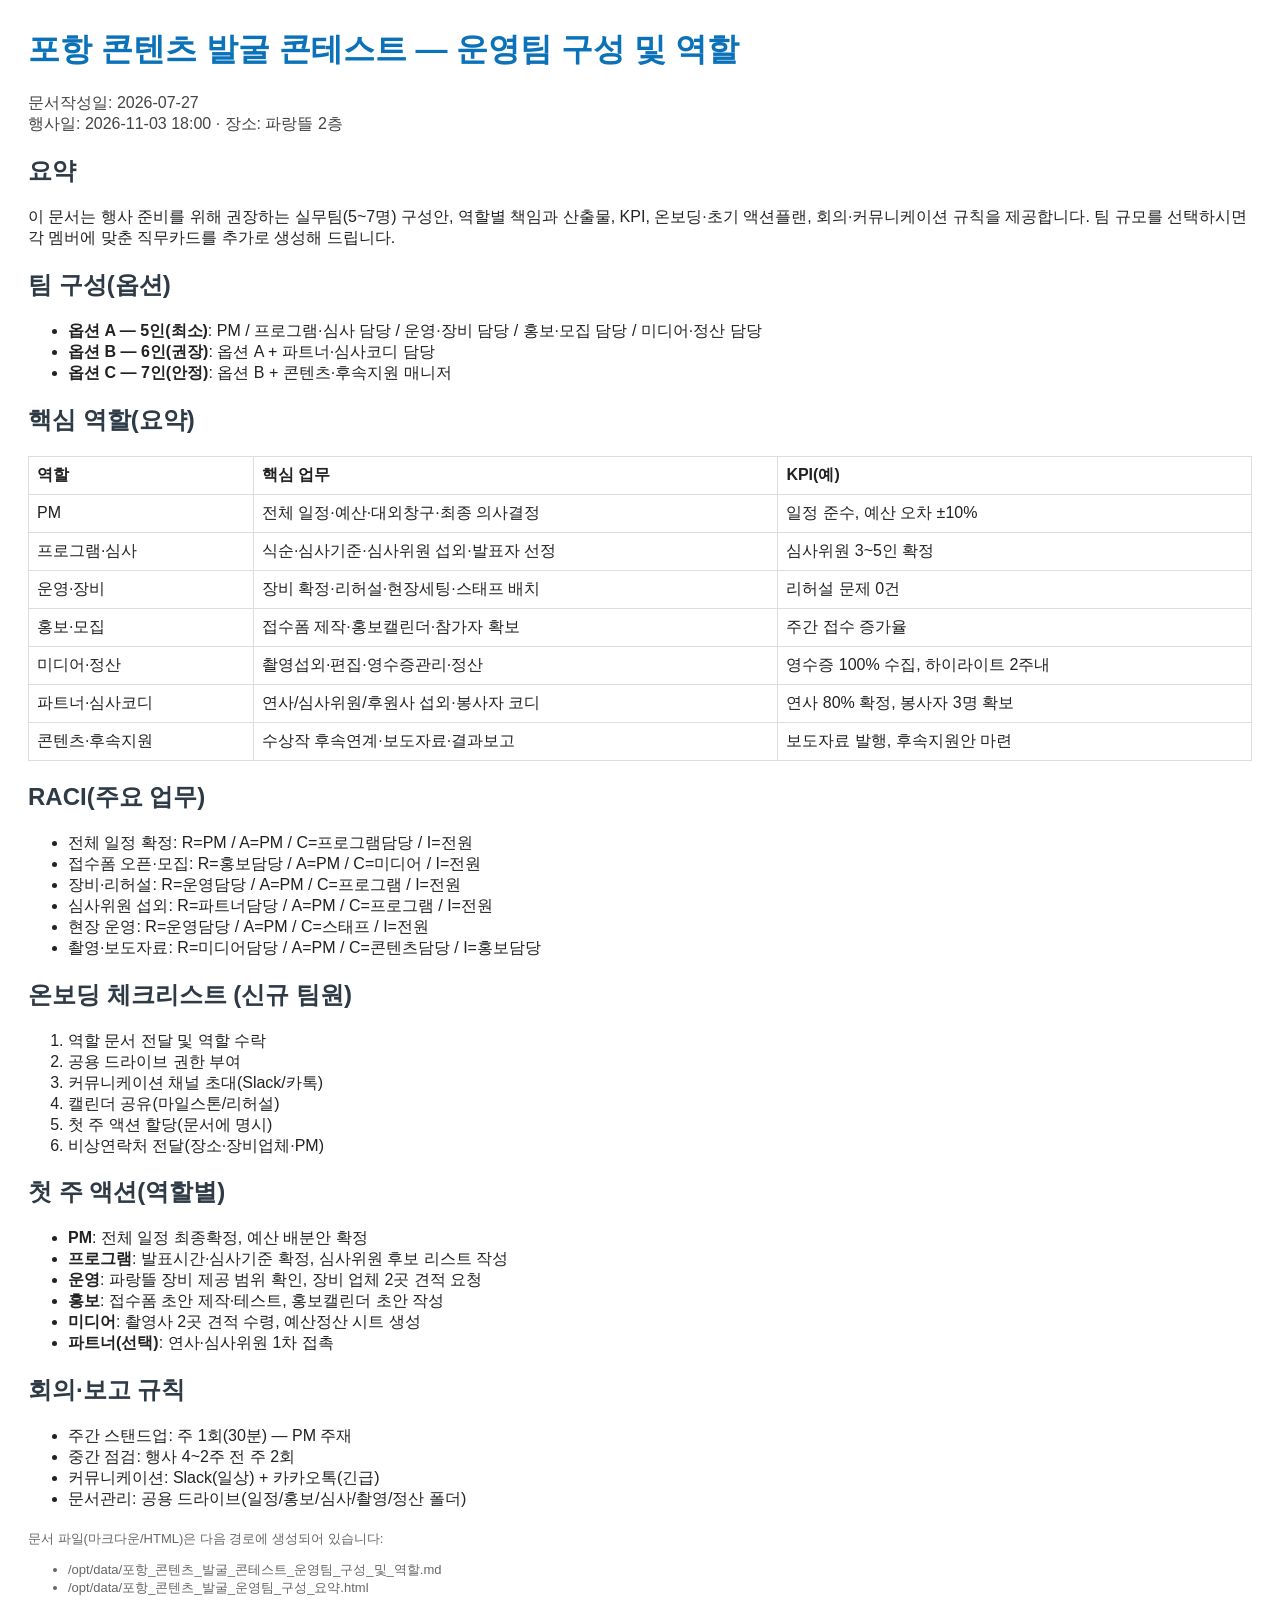
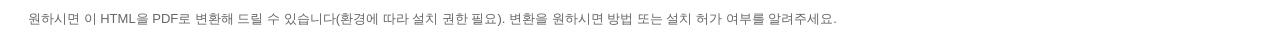
<file: .hermes/포항_콘텐츠_발굴_운영팀_구성_요약.html>
<!doctype html>
<html lang="ko">
<head>
<meta charset="utf-8">
<meta name="viewport" content="width=device-width,initial-scale=1">
<title>포항 콘텐츠 발굴 콘테스트 — 운영팀 구성 및 역할</title>
<style>
  body{font-family: Noto Sans KR, Malgun Gothic, sans-serif; color:#222; margin:28px}
  h1{color:#0B72B9}
  h2{color:#2E3A46}
  .meta{color:#444}
  .box{background:#F4E7D3;padding:12px;border-left:4px solid #FF6B6B}
  table{border-collapse:collapse;width:100%;margin-top:8px}
  th,td{border:1px solid #ddd;padding:8px;text-align:left}
  footer{margin-top:20px;color:#666;font-size:13px}
</style>
</head>
<body>
<h1>포항 콘텐츠 발굴 콘테스트 — 운영팀 구성 및 역할</h1>
<div class="meta">문서작성일: 2026-07-27</div>
<div class="meta">행사일: 2026-11-03 18:00 · 장소: 파랑뜰 2층</div>

<h2>요약</h2>
<p>이 문서는 행사 준비를 위해 권장하는 실무팀(5~7명) 구성안, 역할별 책임과 산출물, KPI, 온보딩·초기 액션플랜, 회의·커뮤니케이션 규칙을 제공합니다. 팀 규모를 선택하시면 각 멤버에 맞춘 직무카드를 추가로 생성해 드립니다.</p>

<h2>팀 구성(옵션)</h2>
<ul>
  <li><strong>옵션 A — 5인(최소)</strong>: PM / 프로그램·심사 담당 / 운영·장비 담당 / 홍보·모집 담당 / 미디어·정산 담당</li>
  <li><strong>옵션 B — 6인(권장)</strong>: 옵션 A + 파트너·심사코디 담당</li>
  <li><strong>옵션 C — 7인(안정)</strong>: 옵션 B + 콘텐츠·후속지원 매니저</li>
</ul>

<h2>핵심 역할(요약)</h2>
<table>
  <tr><th>역할</th><th>핵심 업무</th><th>KPI(예)</th></tr>
  <tr><td>PM</td><td>전체 일정·예산·대외창구·최종 의사결정</td><td>일정 준수, 예산 오차 ±10%</td></tr>
  <tr><td>프로그램·심사</td><td>식순·심사기준·심사위원 섭외·발표자 선정</td><td>심사위원 3~5인 확정</td></tr>
  <tr><td>운영·장비</td><td>장비 확정·리허설·현장세팅·스태프 배치</td><td>리허설 문제 0건</td></tr>
  <tr><td>홍보·모집</td><td>접수폼 제작·홍보캘린더·참가자 확보</td><td>주간 접수 증가율</td></tr>
  <tr><td>미디어·정산</td><td>촬영섭외·편집·영수증관리·정산</td><td>영수증 100% 수집, 하이라이트 2주내</td></tr>
  <tr><td>파트너·심사코디</td><td>연사/심사위원/후원사 섭외·봉사자 코디</td><td>연사 80% 확정, 봉사자 3명 확보</td></tr>
  <tr><td>콘텐츠·후속지원</td><td>수상작 후속연계·보도자료·결과보고</td><td>보도자료 발행, 후속지원안 마련</td></tr>
</table>

<h2>RACI(주요 업무)</h2>
<ul>
  <li>전체 일정 확정: R=PM / A=PM / C=프로그램담당 / I=전원</li>
  <li>접수폼 오픈·모집: R=홍보담당 / A=PM / C=미디어 / I=전원</li>
  <li>장비·리허설: R=운영담당 / A=PM / C=프로그램 / I=전원</li>
  <li>심사위원 섭외: R=파트너담당 / A=PM / C=프로그램 / I=전원</li>
  <li>현장 운영: R=운영담당 / A=PM / C=스태프 / I=전원</li>
  <li>촬영·보도자료: R=미디어담당 / A=PM / C=콘텐츠담당 / I=홍보담당</li>
</ul>

<h2>온보딩 체크리스트 (신규 팀원)</h2>
<ol>
  <li>역할 문서 전달 및 역할 수락</li>
  <li>공용 드라이브 권한 부여</li>
  <li>커뮤니케이션 채널 초대(Slack/카톡)</li>
  <li>캘린더 공유(마일스톤/리허설)</li>
  <li>첫 주 액션 할당(문서에 명시)</li>
  <li>비상연락처 전달(장소·장비업체·PM)</li>
</ol>

<h2>첫 주 액션(역할별)</h2>
<ul>
  <li><strong>PM</strong>: 전체 일정 최종확정, 예산 배분안 확정</li>
  <li><strong>프로그램</strong>: 발표시간·심사기준 확정, 심사위원 후보 리스트 작성</li>
  <li><strong>운영</strong>: 파랑뜰 장비 제공 범위 확인, 장비 업체 2곳 견적 요청</li>
  <li><strong>홍보</strong>: 접수폼 초안 제작·테스트, 홍보캘린더 초안 작성</li>
  <li><strong>미디어</strong>: 촬영사 2곳 견적 수령, 예산정산 시트 생성</li>
  <li><strong>파트너(선택)</strong>: 연사·심사위원 1차 접촉</li>
</ul>

<h2>회의·보고 규칙</h2>
<ul>
  <li>주간 스탠드업: 주 1회(30분) — PM 주재</li>
  <li>중간 점검: 행사 4~2주 전 주 2회</li>
  <li>커뮤니케이션: Slack(일상) + 카카오톡(긴급)</li>
  <li>문서관리: 공용 드라이브(일정/홍보/심사/촬영/정산 폴더)</li>
</ul>

<footer>
  <p>문서 파일(마크다운/HTML)은 다음 경로에 생성되어 있습니다:</p>
  <ul>
    <li>/opt/data/포항_콘텐츠_발굴_콘테스트_운영팀_구성_및_역할.md</li>
    <li>/opt/data/포항_콘텐츠_발굴_운영팀_구성_요약.html</li>
  </ul>
  <p>원하시면 이 HTML을 PDF로 변환해 드릴 수 있습니다(환경에 따라 설치 권한 필요). 변환을 원하시면 방법 또는 설치 허가 여부를 알려주세요.</p>
</footer>
</body>
</html>
</file>
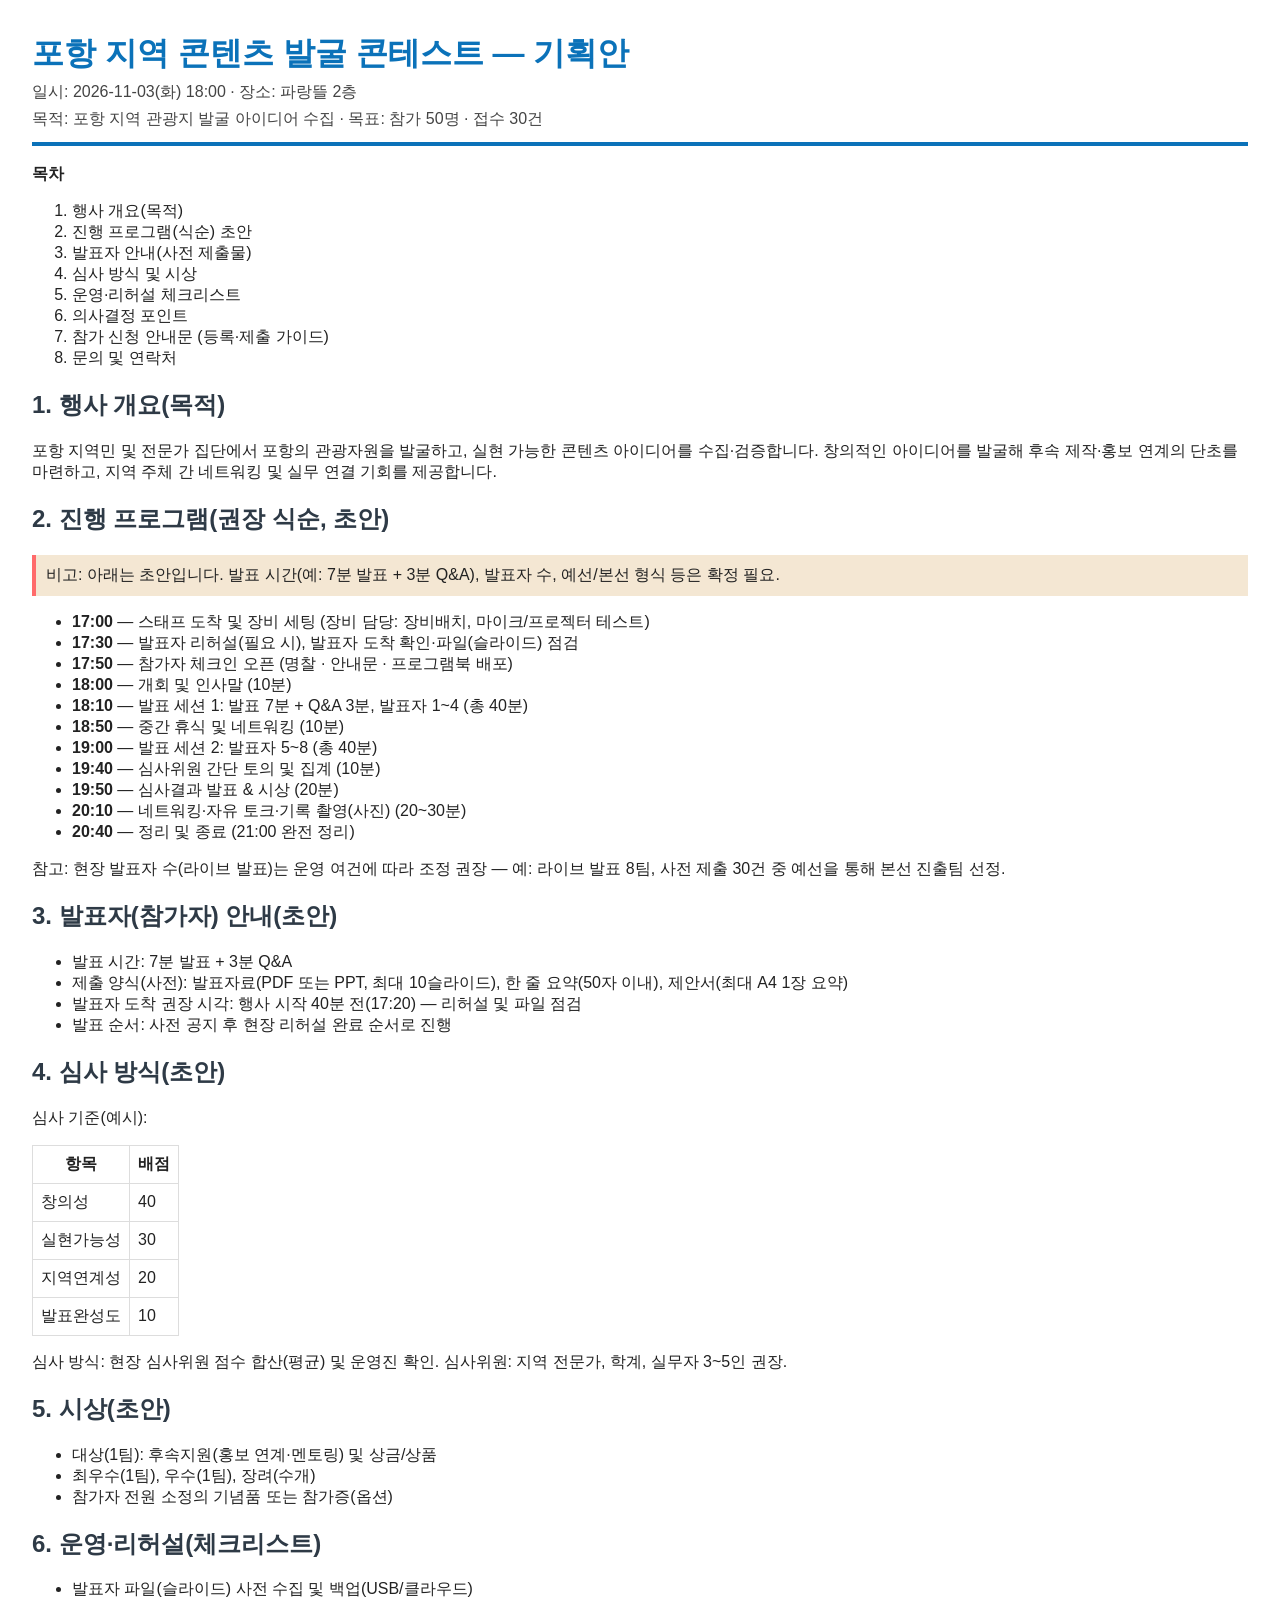
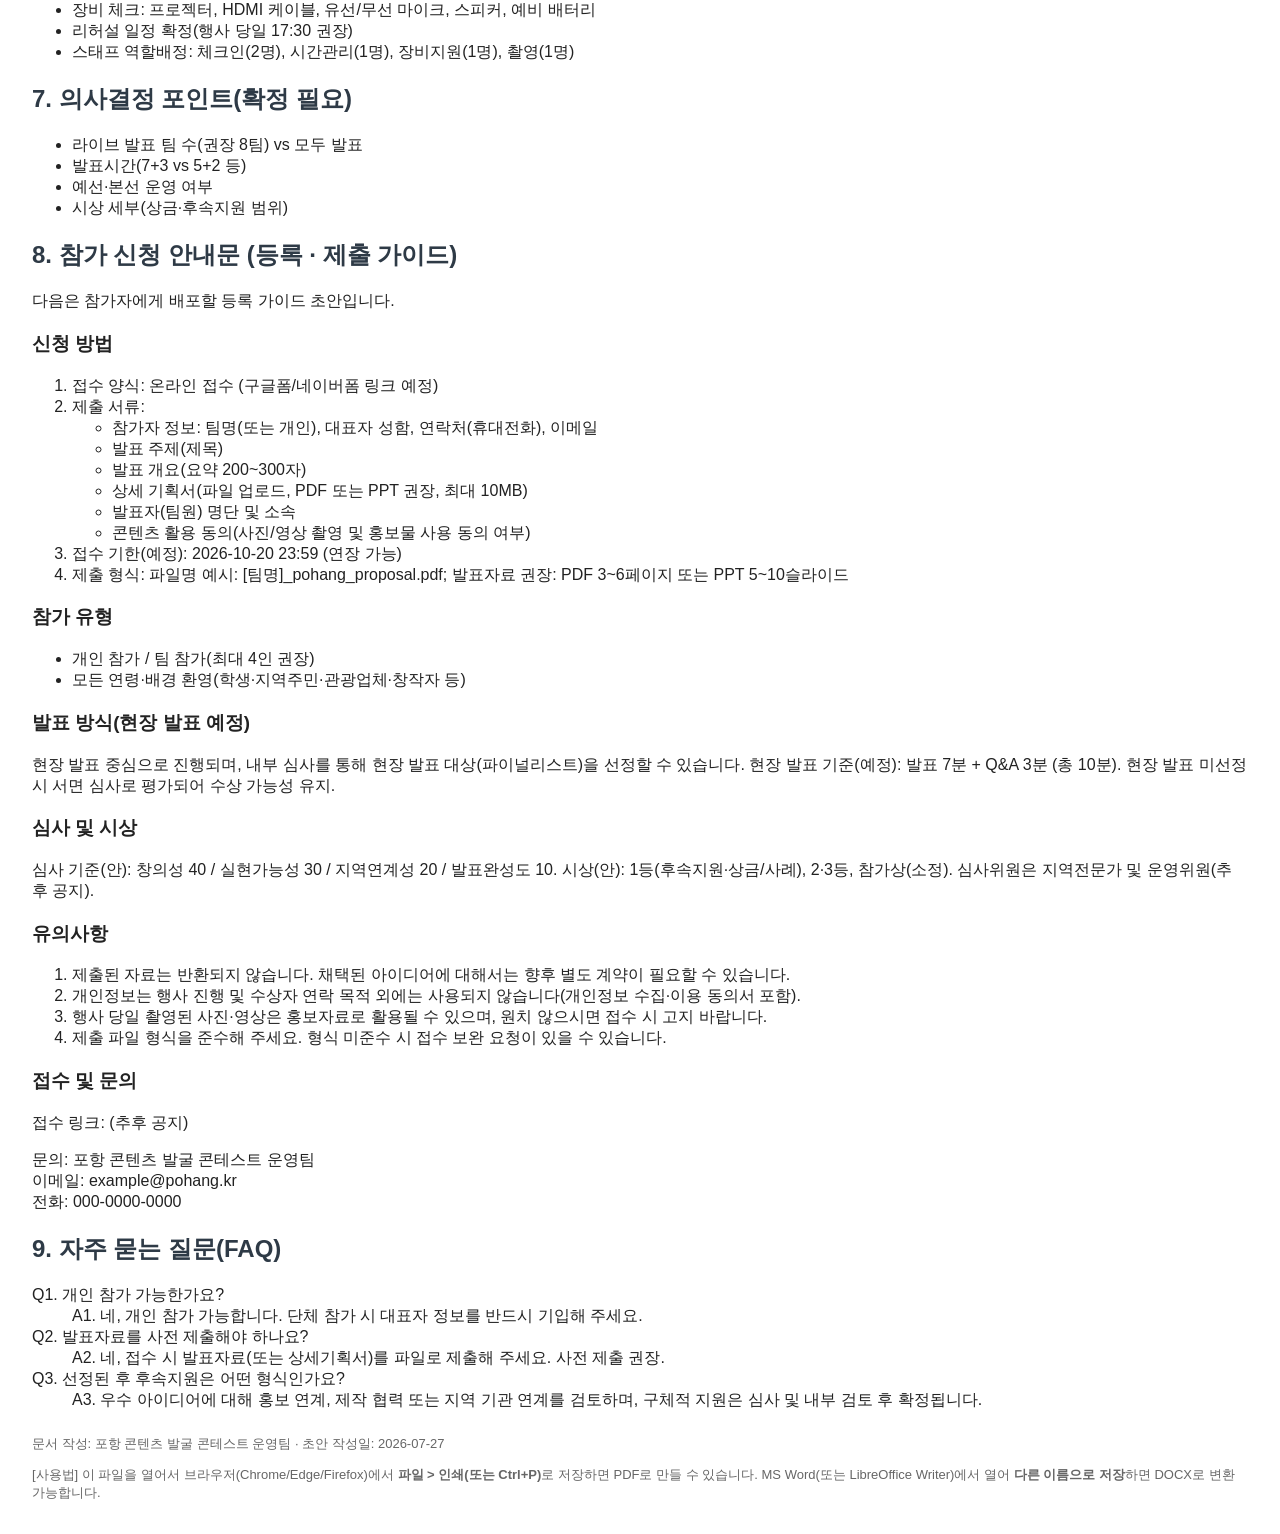
<file: .hermes/포항_콘텐츠_발굴_콘테스트_기획안.html>
<!doctype html>
<html lang="ko">
<head>
<meta charset="utf-8">
<meta name="viewport" content="width=device-width,initial-scale=1">
<title>포항 지역 콘텐츠 발굴 콘테스트 — 기획안</title>
<style>
  body{font-family: "Noto Sans KR", "Malgun Gothic", AppleSDGothicNeo, sans-serif; color:#222; margin:32px;}
  header{border-bottom:4px solid #0B72B9; padding-bottom:12px; margin-bottom:18px}
  h1{color:#0B72B9; margin:0 0 6px 0}
  h2{color:#2E3A46; margin-top:20px}
  .meta{color:#444; margin-top:6px}
  .section{margin-top:14px}
  .note{background:#F4E7D3; padding:10px; border-left:4px solid #FF6B6B}
  table{border-collapse:collapse; margin-top:8px}
  th, td{border:1px solid #ddd; padding:8px}
  .toc{margin-bottom:16px}
  footer{margin-top:24px; color:#666; font-size:13px}
  @media print{ body{margin:12px} .no-print{display:none} }
</style>
</head>
<body>
<header>
  <h1>포항 지역 콘텐츠 발굴 콘테스트 — 기획안</h1>
  <div class="meta">일시: 2026-11-03(화) 18:00 · 장소: 파랑뜰 2층</div>
  <div class="meta">목적: 포항 지역 관광지 발굴 아이디어 수집 · 목표: 참가 50명 · 접수 30건</div>
</header>

<section class="toc">
  <strong>목차</strong>
  <ol>
    <li>행사 개요(목적)</li>
    <li>진행 프로그램(식순) 초안</li>
    <li>발표자 안내(사전 제출물)</li>
    <li>심사 방식 및 시상</li>
    <li>운영·리허설 체크리스트</li>
    <li>의사결정 포인트</li>
    <li>참가 신청 안내문 (등록·제출 가이드)</li>
    <li>문의 및 연락처</li>
  </ol>
</section>

<section>
  <h2>1. 행사 개요(목적)</h2>
  <p>포항 지역민 및 전문가 집단에서 포항의 관광자원을 발굴하고, 실현 가능한 콘텐츠 아이디어를 수집·검증합니다. 창의적인 아이디어를 발굴해 후속 제작·홍보 연계의 단초를 마련하고, 지역 주체 간 네트워킹 및 실무 연결 기회를 제공합니다.</p>
</section>

<section>
  <h2>2. 진행 프로그램(권장 식순, 초안)</h2>
  <p class="note">비고: 아래는 초안입니다. 발표 시간(예: 7분 발표 + 3분 Q&A), 발표자 수, 예선/본선 형식 등은 확정 필요.</p>
  <ul>
    <li><strong>17:00</strong> — 스태프 도착 및 장비 세팅 (장비 담당: 장비배치, 마이크/프로젝터 테스트)</li>
    <li><strong>17:30</strong> — 발표자 리허설(필요 시), 발표자 도착 확인·파일(슬라이드) 점검</li>
    <li><strong>17:50</strong> — 참가자 체크인 오픈 (명찰 · 안내문 · 프로그램북 배포)</li>
    <li><strong>18:00</strong> — 개회 및 인사말 (10분)</li>
    <li><strong>18:10</strong> — 발표 세션 1: 발표 7분 + Q&A 3분, 발표자 1~4 (총 40분)</li>
    <li><strong>18:50</strong> — 중간 휴식 및 네트워킹 (10분)</li>
    <li><strong>19:00</strong> — 발표 세션 2: 발표자 5~8 (총 40분)</li>
    <li><strong>19:40</strong> — 심사위원 간단 토의 및 집계 (10분)</li>
    <li><strong>19:50</strong> — 심사결과 발표 & 시상 (20분)</li>
    <li><strong>20:10</strong> — 네트워킹·자유 토크·기록 촬영(사진) (20~30분)</li>
    <li><strong>20:40</strong> — 정리 및 종료 (21:00 완전 정리)</li>
  </ul>
  <p>참고: 현장 발표자 수(라이브 발표)는 운영 여건에 따라 조정 권장 — 예: 라이브 발표 8팀, 사전 제출 30건 중 예선을 통해 본선 진출팀 선정.</p>
</section>

<section>
  <h2>3. 발표자(참가자) 안내(초안)</h2>
  <ul>
    <li>발표 시간: 7분 발표 + 3분 Q&amp;A</li>
    <li>제출 양식(사전): 발표자료(PDF 또는 PPT, 최대 10슬라이드), 한 줄 요약(50자 이내), 제안서(최대 A4 1장 요약)</li>
    <li>발표자 도착 권장 시각: 행사 시작 40분 전(17:20) — 리허설 및 파일 점검</li>
    <li>발표 순서: 사전 공지 후 현장 리허설 완료 순서로 진행</li>
  </ul>
</section>

<section>
  <h2>4. 심사 방식(초안)</h2>
  <p>심사 기준(예시):</p>
  <table>
    <tr><th>항목</th><th>배점</th></tr>
    <tr><td>창의성</td><td>40</td></tr>
    <tr><td>실현가능성</td><td>30</td></tr>
    <tr><td>지역연계성</td><td>20</td></tr>
    <tr><td>발표완성도</td><td>10</td></tr>
  </table>
  <p>심사 방식: 현장 심사위원 점수 합산(평균) 및 운영진 확인. 심사위원: 지역 전문가, 학계, 실무자 3~5인 권장.</p>
</section>

<section>
  <h2>5. 시상(초안)</h2>
  <ul>
    <li>대상(1팀): 후속지원(홍보 연계·멘토링) 및 상금/상품</li>
    <li>최우수(1팀), 우수(1팀), 장려(수개)</li>
    <li>참가자 전원 소정의 기념품 또는 참가증(옵션)</li>
  </ul>
</section>

<section>
  <h2>6. 운영·리허설(체크리스트)</h2>
  <ul>
    <li>발표자 파일(슬라이드) 사전 수집 및 백업(USB/클라우드)</li>
    <li>장비 체크: 프로젝터, HDMI 케이블, 유선/무선 마이크, 스피커, 예비 배터리</li>
    <li>리허설 일정 확정(행사 당일 17:30 권장)</li>
    <li>스태프 역할배정: 체크인(2명), 시간관리(1명), 장비지원(1명), 촬영(1명)</li>
  </ul>
</section>

<section>
  <h2>7. 의사결정 포인트(확정 필요)</h2>
  <ul>
    <li>라이브 발표 팀 수(권장 8팀) vs 모두 발표</li>
    <li>발표시간(7+3 vs 5+2 등)</li>
    <li>예선·본선 운영 여부</li>
    <li>시상 세부(상금·후속지원 범위)</li>
  </ul>
</section>

<section>
  <h2>8. 참가 신청 안내문 (등록 · 제출 가이드)</h2>
  <p>다음은 참가자에게 배포할 등록 가이드 초안입니다.</p>
  <h3>신청 방법</h3>
  <ol>
    <li>접수 양식: 온라인 접수 (구글폼/네이버폼 링크 예정)</li>
    <li>제출 서류:
      <ul>
        <li>참가자 정보: 팀명(또는 개인), 대표자 성함, 연락처(휴대전화), 이메일</li>
        <li>발표 주제(제목)</li>
        <li>발표 개요(요약 200~300자)</li>
        <li>상세 기획서(파일 업로드, PDF 또는 PPT 권장, 최대 10MB)</li>
        <li>발표자(팀원) 명단 및 소속</li>
        <li>콘텐츠 활용 동의(사진/영상 촬영 및 홍보물 사용 동의 여부)</li>
      </ul>
    </li>
    <li>접수 기한(예정): 2026-10-20 23:59 (연장 가능)</li>
    <li>제출 형식: 파일명 예시: [팀명]_pohang_proposal.pdf; 발표자료 권장: PDF 3~6페이지 또는 PPT 5~10슬라이드</li>
  </ol>

  <h3>참가 유형</h3>
  <ul>
    <li>개인 참가 / 팀 참가(최대 4인 권장)</li>
    <li>모든 연령·배경 환영(학생·지역주민·관광업체·창작자 등)</li>
  </ul>

  <h3>발표 방식(현장 발표 예정)</h3>
  <p>현장 발표 중심으로 진행되며, 내부 심사를 통해 현장 발표 대상(파이널리스트)을 선정할 수 있습니다. 현장 발표 기준(예정): 발표 7분 + Q&amp;A 3분 (총 10분). 현장 발표 미선정 시 서면 심사로 평가되어 수상 가능성 유지.</p>

  <h3>심사 및 시상</h3>
  <p>심사 기준(안): 창의성 40 / 실현가능성 30 / 지역연계성 20 / 발표완성도 10. 시상(안): 1등(후속지원·상금/사례), 2·3등, 참가상(소정). 심사위원은 지역전문가 및 운영위원(추후 공지).</p>

  <h3>유의사항</h3>
  <ol>
    <li>제출된 자료는 반환되지 않습니다. 채택된 아이디어에 대해서는 향후 별도 계약이 필요할 수 있습니다.</li>
    <li>개인정보는 행사 진행 및 수상자 연락 목적 외에는 사용되지 않습니다(개인정보 수집·이용 동의서 포함).</li>
    <li>행사 당일 촬영된 사진·영상은 홍보자료로 활용될 수 있으며, 원치 않으시면 접수 시 고지 바랍니다.</li>
    <li>제출 파일 형식을 준수해 주세요. 형식 미준수 시 접수 보완 요청이 있을 수 있습니다.</li>
  </ol>

  <h3>접수 및 문의</h3>
  <p>접수 링크: (추후 공지)</p>
  <p>문의: 포항 콘텐츠 발굴 콘테스트 운영팀<br>이메일: example@pohang.kr<br>전화: 000-0000-0000</p>
</section>

<section>
  <h2>9. 자주 묻는 질문(FAQ)</h2>
  <dl>
    <dt>Q1. 개인 참가 가능한가요?</dt>
    <dd>A1. 네, 개인 참가 가능합니다. 단체 참가 시 대표자 정보를 반드시 기입해 주세요.</dd>
    <dt>Q2. 발표자료를 사전 제출해야 하나요?</dt>
    <dd>A2. 네, 접수 시 발표자료(또는 상세기획서)를 파일로 제출해 주세요. 사전 제출 권장.</dd>
    <dt>Q3. 선정된 후 후속지원은 어떤 형식인가요?</dt>
    <dd>A3. 우수 아이디어에 대해 홍보 연계, 제작 협력 또는 지역 기관 연계를 검토하며, 구체적 지원은 심사 및 내부 검토 후 확정됩니다.</dd>
  </dl>
</section>

<footer>
  <p>문서 작성: 포항 콘텐츠 발굴 콘테스트 운영팀 · 초안 작성일: 2026-07-27</p>
  <p class="no-print">[사용법] 이 파일을 열어서 브라우저(Chrome/Edge/Firefox)에서 <strong>파일 > 인쇄(또는 Ctrl+P)</strong>로 저장하면 PDF로 만들 수 있습니다. MS Word(또는 LibreOffice Writer)에서 열어 <strong>다른 이름으로 저장</strong>하면 DOCX로 변환 가능합니다.</p>
</footer>
</body>
</html>
</file>
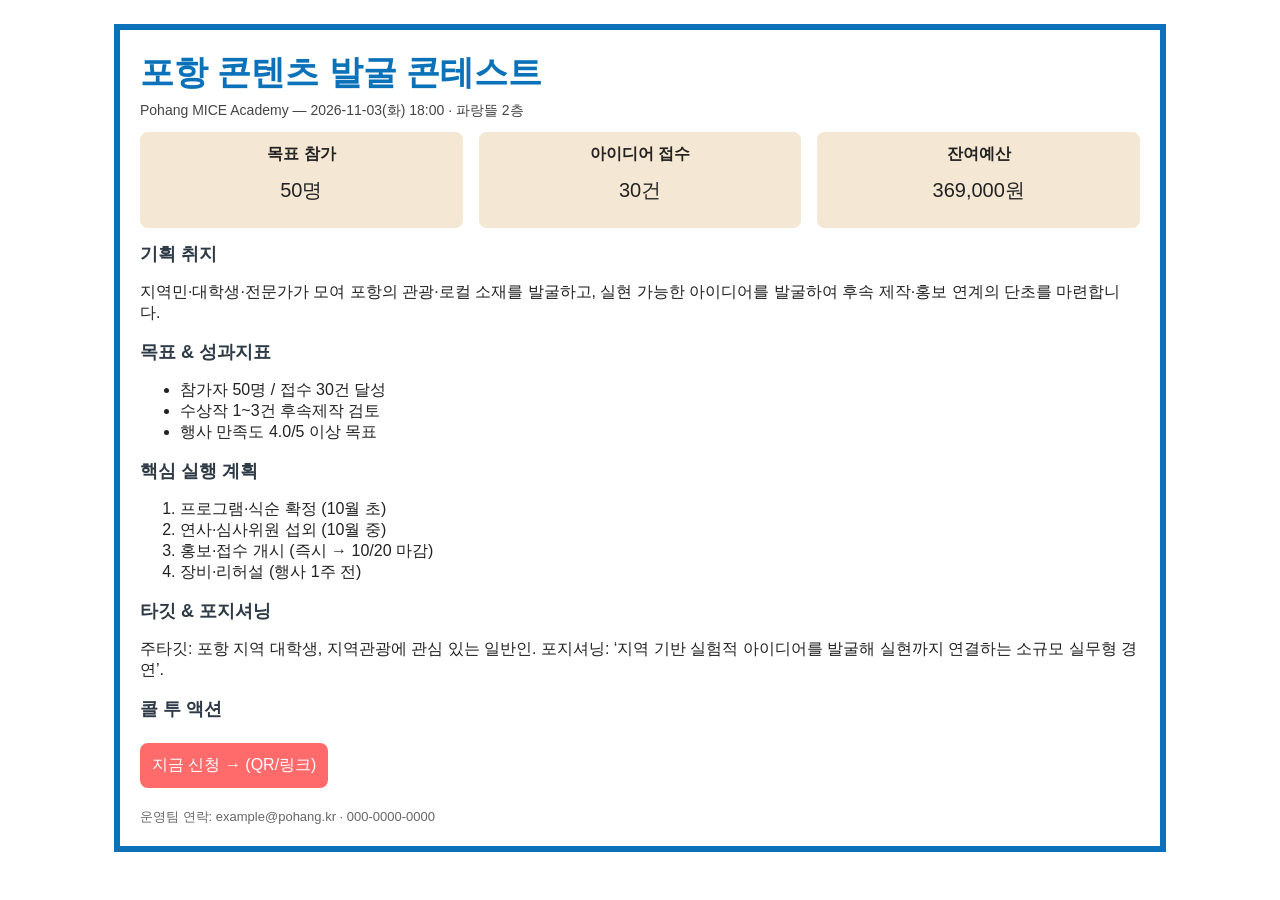
<file: .hermes/workspace/pohang-mice-academy-2026/1page_slide.html>
<!doctype html>
<html lang="ko">
<head>
<meta charset="utf-8">
<meta name="viewport" content="width=device-width,initial-scale=1">
<title>1-Page Summary - 포항 콘텐츠 발굴 콘테스트</title>
<style>
  body{font-family: Noto Sans KR, Arial, sans-serif; margin:24px; color:#222}
  .container{width:1000px; margin:0 auto; border:6px solid #0B72B9; padding:20px; background:#fff}
  h1{color:#0B72B9; margin:0 0 6px; font-size:34px}
  h2{color:#2E3A46; font-size:18px; margin:10px 0}
  .kpi{display:flex; gap:16px; margin-top:12px}
  .kpi div{background:#F4E7D3;padding:12px;border-radius:8px;flex:1;text-align:center}
  .section{margin-top:14px}
  .cta{background:#FF6B6B;color:#fff;padding:12px;border-radius:8px;display:inline-block;margin-top:12px}
  footer{margin-top:20px;color:#666;font-size:13px}
</style>
</head>
<body>
<div class="container">
  <h1>포항 콘텐츠 발굴 콘테스트</h1>
  <div style="font-size:14px;color:#444">Pohang MICE Academy — 2026-11-03(화) 18:00 · 파랑뜰 2층</div>

  <div class="kpi">
    <div><strong>목표 참가</strong><div style="font-size:20px">50명</div></div>
    <div><strong>아이디어 접수</strong><div style="font-size:20px">30건</div></div>
    <div><strong>잔여예산</strong><div style="font-size:20px">369,000원</div></div>
  </div>

  <div class="section">
    <h2>기획 취지</h2>
    <p>지역민·대학생·전문가가 모여 포항의 관광·로컬 소재를 발굴하고, 실현 가능한 아이디어를 발굴하여 후속 제작·홍보 연계의 단초를 마련합니다.</p>
  </div>

  <div class="section">
    <h2>목표 & 성과지표</h2>
    <ul>
      <li>참가자 50명 / 접수 30건 달성</li>
      <li>수상작 1~3건 후속제작 검토</li>
      <li>행사 만족도 4.0/5 이상 목표</li>
    </ul>
  </div>

  <div class="section">
    <h2>핵심 실행 계획</h2>
    <ol>
      <li>프로그램·식순 확정 (10월 초)</li>
      <li>연사·심사위원 섭외 (10월 중)</li>
      <li>홍보·접수 개시 (즉시 → 10/20 마감)</li>
      <li>장비·리허설 (행사 1주 전)</li>
    </ol>
  </div>

  <div class="section">
    <h2>타깃 & 포지셔닝</h2>
    <p>주타깃: 포항 지역 대학생, 지역관광에 관심 있는 일반인. 포지셔닝: ‘지역 기반 실험적 아이디어를 발굴해 실현까지 연결하는 소규모 실무형 경연’. </p>
  </div>

  <div class="section">
    <h2>콜 투 액션</h2>
    <div class="cta">지금 신청 → (QR/링크)</div>
  </div>

  <footer>운영팀 연락: example@pohang.kr · 000-0000-0000</footer>
</div>
</body>
</html>
</file>
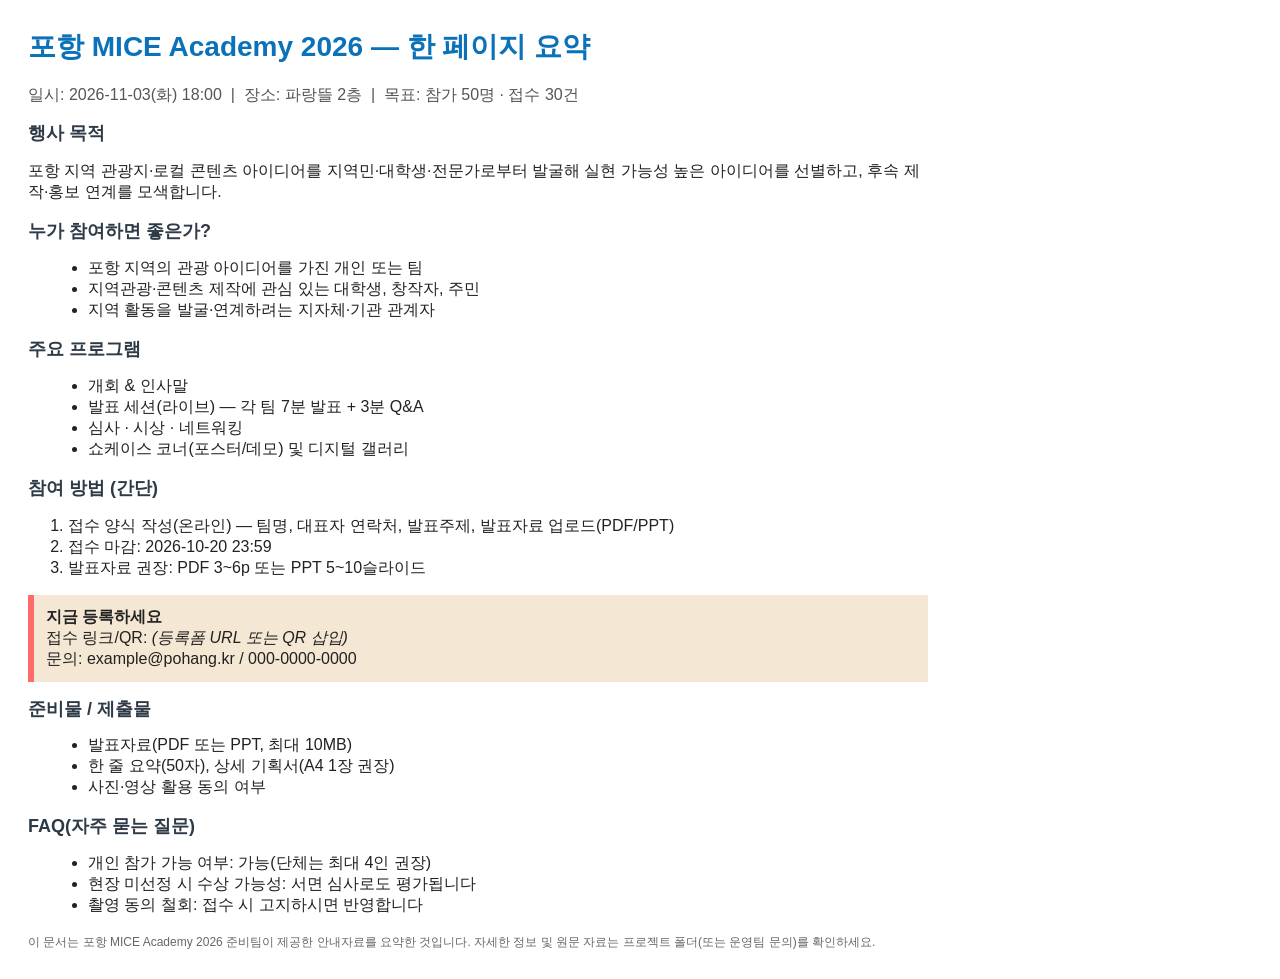
<file: .hermes/workspace/pohang-mice-academy-2026/one_page_summary.html>
<!doctype html>
<html lang="ko">
<head>
<meta charset="utf-8">
<meta name="viewport" content="width=device-width,initial-scale=1">
<title>Pohang MICE Academy 2026 — 한 페이지 요약</title>
<style>
  body{font-family: "Noto Sans KR", "Malgun Gothic", sans-serif; color:#222; margin:28px; max-width:900px}
  h1{color:#0B72B9; font-size:28px}
  h2{color:#2E3A46; font-size:18px}
  .meta{color:#555}
  .box{background:#F4E7D3;padding:12px;border-left:6px solid #FF6B6B;margin:12px 0}
  ul{margin:8px 0 16px 20px}
  .cta{background:#0B72B9;color:#fff;padding:10px 14px;display:inline-block;border-radius:6px;text-decoration:none}
  footer{margin-top:18px;color:#666;font-size:12px}
  @media print{ .cta{display:none} }
</style>
</head>
<body>
<h1>포항 MICE Academy 2026 — 한 페이지 요약</h1>
<div class="meta">일시: 2026-11-03(화) 18:00 &nbsp;|&nbsp; 장소: 파랑뜰 2층 &nbsp;|&nbsp; 목표: 참가 50명 · 접수 30건</div>

<h2>행사 목적</h2>
<p>포항 지역 관광지·로컬 콘텐츠 아이디어를 지역민·대학생·전문가로부터 발굴해 실현 가능성 높은 아이디어를 선별하고, 후속 제작·홍보 연계를 모색합니다.</p>

<h2>누가 참여하면 좋은가?</h2>
<ul>
  <li>포항 지역의 관광 아이디어를 가진 개인 또는 팀</li>
  <li>지역관광·콘텐츠 제작에 관심 있는 대학생, 창작자, 주민</li>
  <li>지역 활동을 발굴·연계하려는 지자체·기관 관계자</li>
</ul>

<h2>주요 프로그램</h2>
<ul>
  <li>개회 &amp; 인사말</li>
  <li>발표 세션(라이브) — 각 팀 7분 발표 + 3분 Q&amp;A</li>
  <li>심사 · 시상 · 네트워킹</li>
  <li>쇼케이스 코너(포스터/데모) 및 디지털 갤러리</li>
</ul>

<h2>참여 방법 (간단)</h2>
<ol>
  <li>접수 양식 작성(온라인) — 팀명, 대표자 연락처, 발표주제, 발표자료 업로드(PDF/PPT)</li>
  <li>접수 마감: 2026-10-20 23:59</li>
  <li>발표자료 권장: PDF 3~6p 또는 PPT 5~10슬라이드</li>
</ol>

<div class="box">
  <strong>지금 등록하세요</strong><br>
  접수 링크/QR: <em>(등록폼 URL 또는 QR 삽입)</em><br>
  문의: example@pohang.kr / 000-0000-0000
</div>

<h2>준비물 / 제출물</h2>
<ul>
  <li>발표자료(PDF 또는 PPT, 최대 10MB)</li>
  <li>한 줄 요약(50자), 상세 기획서(A4 1장 권장)</li>
  <li>사진·영상 활용 동의 여부</li>
</ul>

<h2>FAQ(자주 묻는 질문)</h2>
<ul>
  <li>개인 참가 가능 여부: 가능(단체는 최대 4인 권장)</li>
  <li>현장 미선정 시 수상 가능성: 서면 심사로도 평가됩니다</li>
  <li>촬영 동의 철회: 접수 시 고지하시면 반영합니다</li>
</ul>

<footer>
  이 문서는 포항 MICE Academy 2026 준비팀이 제공한 안내자료를 요약한 것입니다. 자세한 정보 및 원문 자료는 프로젝트 폴더(또는 운영팀 문의)를 확인하세요.
</footer>
</body>
</html>
</file>
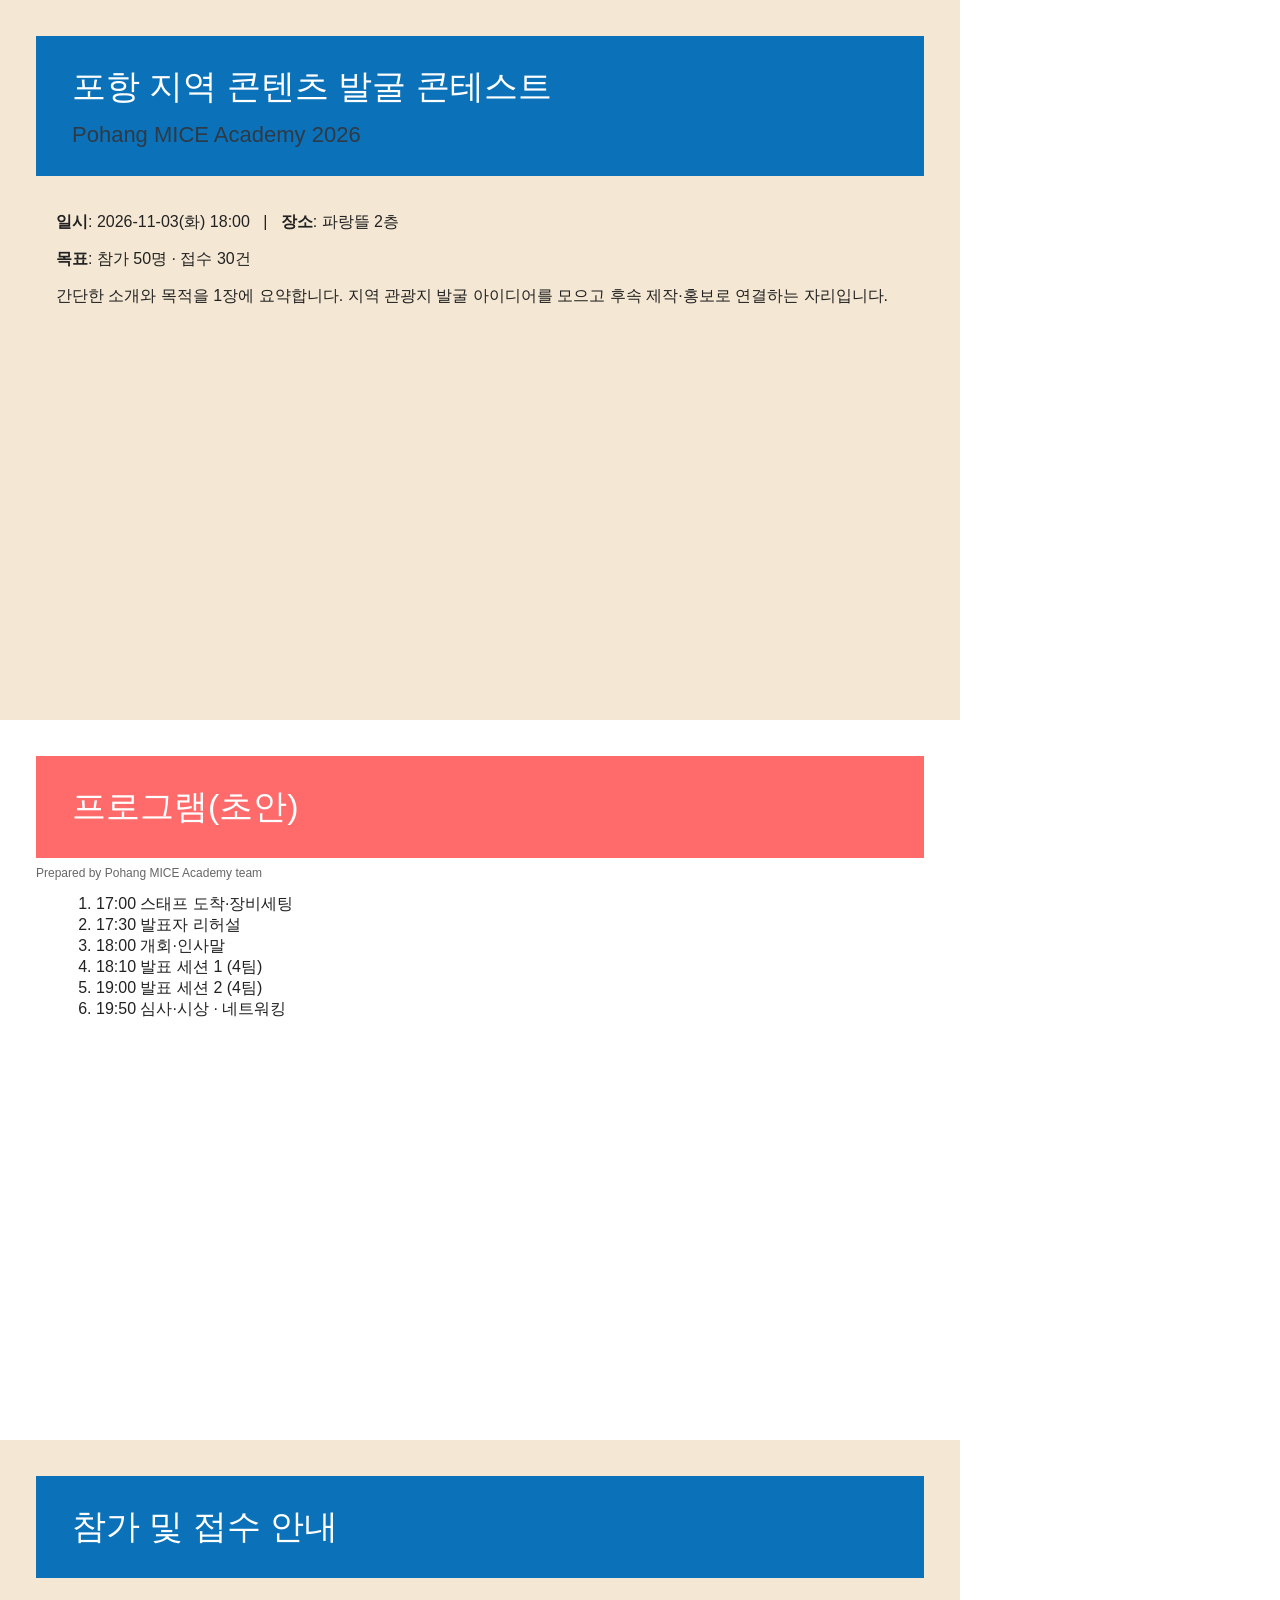
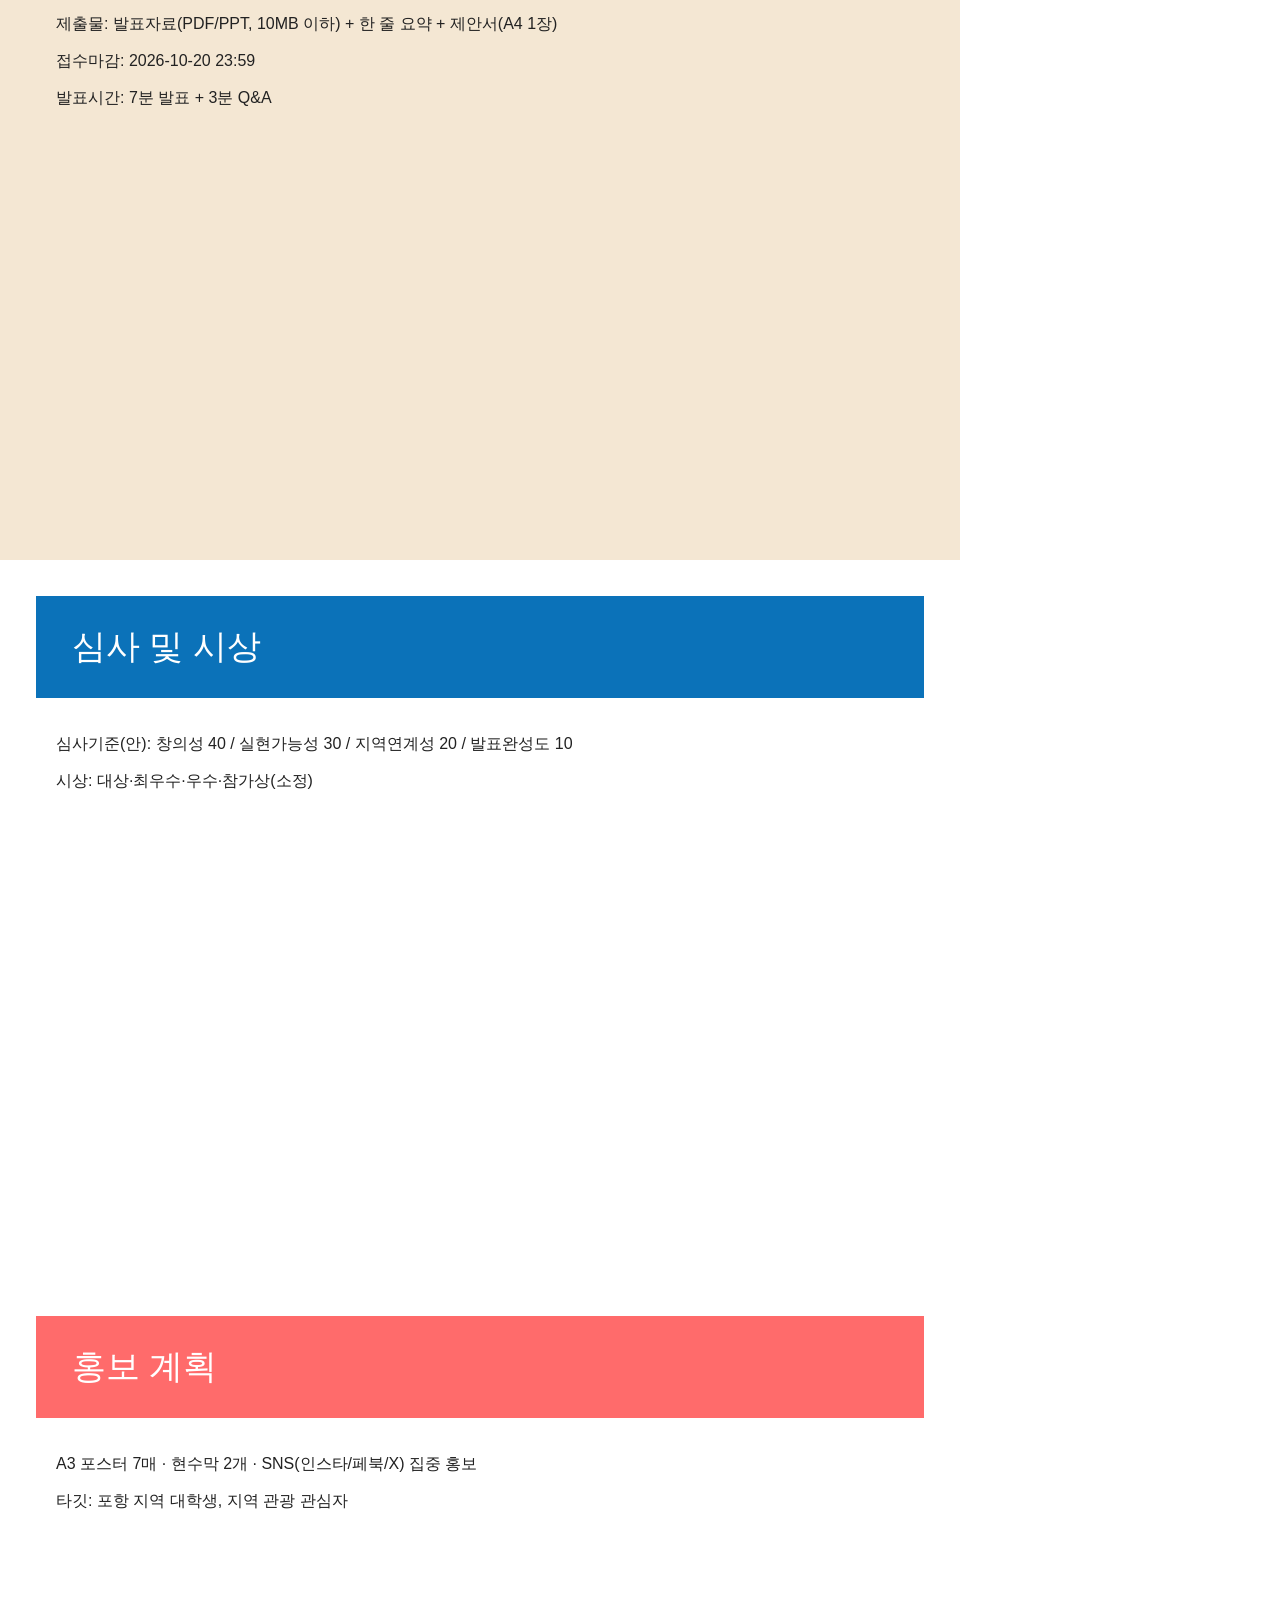
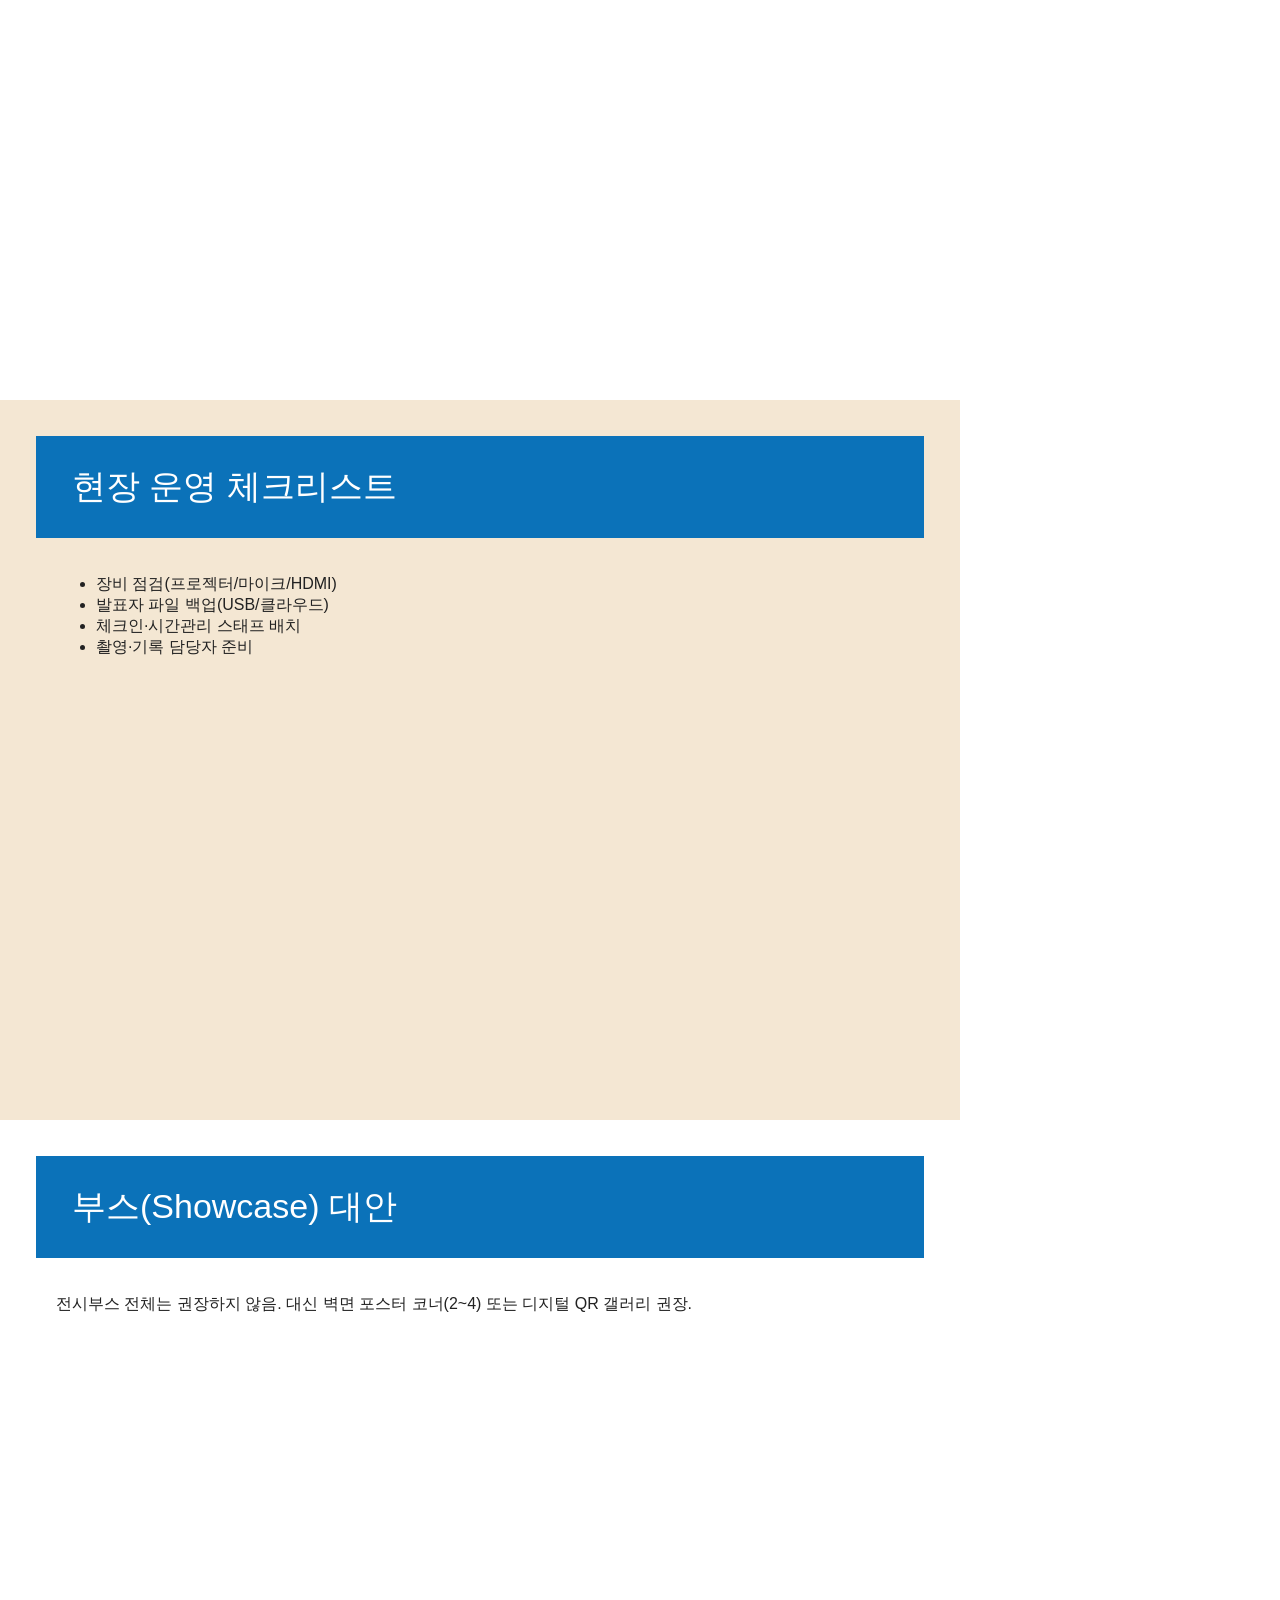
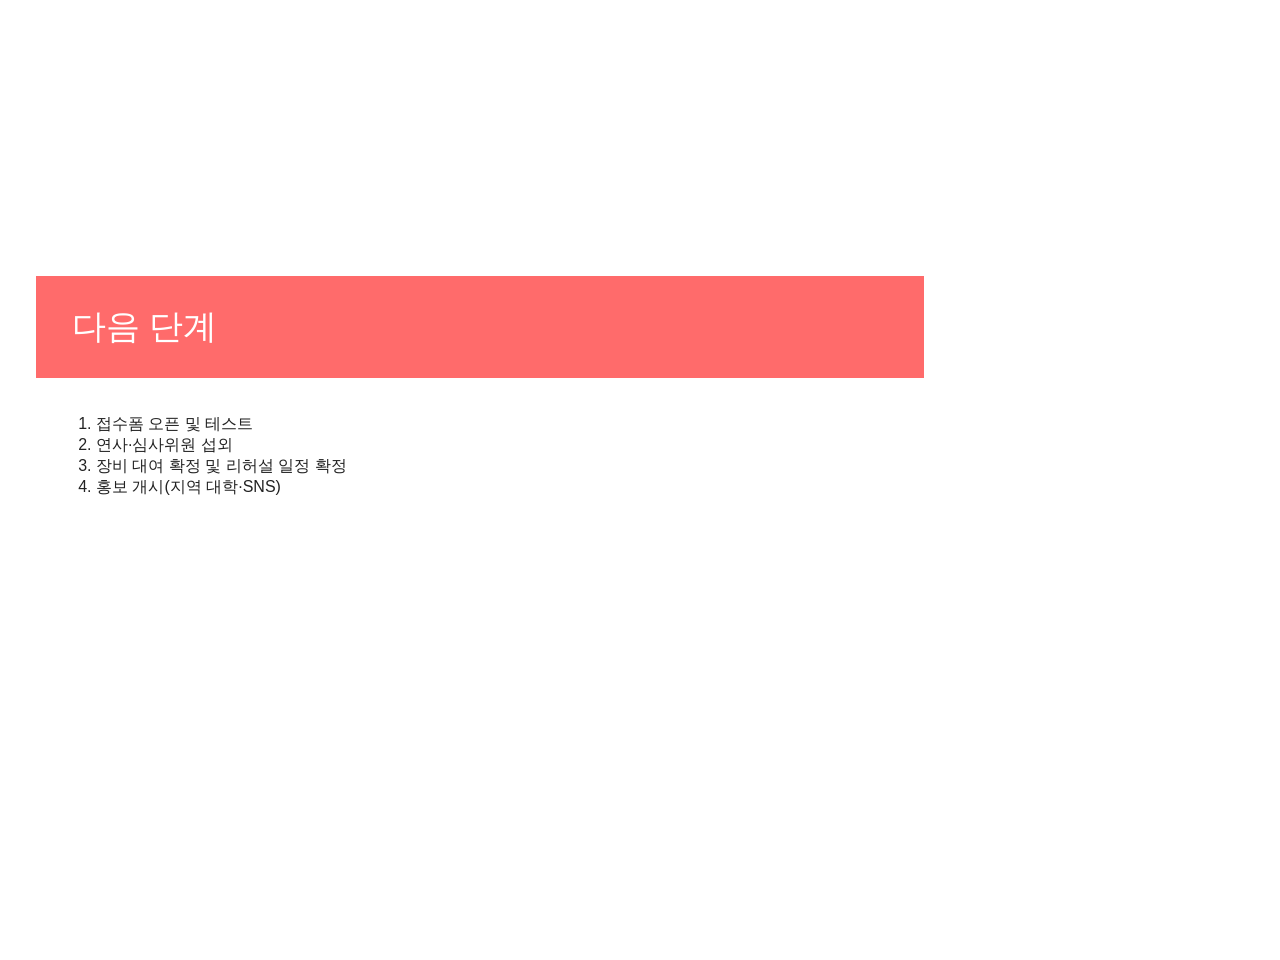
<file: .hermes/workspace/pohang-mice-academy-2026/presentation_slides.html>
<!doctype html>
<html lang="ko">
<head>
<meta charset="utf-8">
<meta name="viewport" content="width=device-width,initial-scale=1">
<title>Pohang MICE Academy 2026  Presentation</title>
<style>
  body{font-family:"Noto Sans KR",Arial,sans-serif;margin:0;padding:0;color:#222}
  .slide{width:960px;height:720px;padding:36px;box-sizing:border-box}
  .title{background:#0B72B9;color:#fff;padding:28px 36px}
  .h1{font-size:34px;margin:0}
  .h2{font-size:22px;color:#2E3A46;margin-top:12px}
  .content{padding:20px;font-size:16px}
  .footer{position:absolute;bottom:20px;left:36px;color:#666;font-size:12px}
  /* print as pages */
  @media print{ .slide{page-break-after:always;width:100%;height:100vh} }
</style>
</head>
<body>

<section class="slide" style="background:#F4E7D3">
  <div class="title"><div class="h1">포항 지역 콘텐츠 발굴 콘테스트</div>
  <div class="h2">Pohang MICE Academy 2026</div></div>
  <div class="content">
    <p><strong>일시</strong>: 2026-11-03(화) 18:00 &nbsp; | &nbsp; <strong>장소</strong>: 파랑뜰 2층</p>
    <p><strong>목표</strong>: 참가 50명 · 접수 30건</p>
    <p>간단한 소개와 목적을 1장에 요약합니다. 지역 관광지 발굴 아이디어를 모으고 후속 제작·홍보로 연결하는 자리입니다.</p>
  </div>
  <div class="footer">Prepared by Pohang MICE Academy team</div>
</section>

<section class="slide">
  <div class="title" style="background:#FF6B6B"><div class="h1">프로그램(초안)</div></div>
  <div class="content">
    <ol>
      <li>17:00 스태프 도착·장비세팅</li>
      <li>17:30 발표자 리허설</li>
      <li>18:00 개회·인사말</li>
      <li>18:10 발표 세션 1 (4팀)</li>
      <li>19:00 발표 세션 2 (4팀)</li>
      <li>19:50 심사·시상 · 네트워킹</li>
    </ol>
  </div>
</section>

<section class="slide" style="background:#F4E7D3">
  <div class="title"><div class="h1">참가 및 접수 안내</div></div>
  <div class="content">
    <p>제출물: 발표자료(PDF/PPT, 10MB 이하) + 한 줄 요약 + 제안서(A4 1장)</p>
    <p>접수마감: 2026-10-20 23:59</p>
    <p>발표시간: 7분 발표 + 3분 Q&amp;A</p>
  </div>
</section>

<section class="slide">
  <div class="title" style="background:#0B72B9"><div class="h1">심사 및 시상</div></div>
  <div class="content">
    <p>심사기준(안): 창의성 40 / 실현가능성 30 / 지역연계성 20 / 발표완성도 10</p>
    <p>시상: 대상·최우수·우수·참가상(소정)</p>
  </div>
</section>

<section class="slide">
  <div class="title" style="background:#FF6B6B"><div class="h1">홍보 계획</div></div>
  <div class="content">
    <p>A3 포스터 7매 · 현수막 2개 · SNS(인스타/페북/X) 집중 홍보</p>
    <p>타깃: 포항 지역 대학생, 지역 관광 관심자</p>
  </div>
</section>

<section class="slide" style="background:#F4E7D3">
  <div class="title"><div class="h1">현장 운영 체크리스트</div></div>
  <div class="content">
    <ul>
      <li>장비 점검(프로젝터/마이크/HDMI)</li>
      <li>발표자 파일 백업(USB/클라우드)</li>
      <li>체크인·시간관리 스태프 배치</li>
      <li>촬영·기록 담당자 준비</li>
    </ul>
  </div>
</section>

<section class="slide">
  <div class="title" style="background:#0B72B9"><div class="h1">부스(Showcase) 대안</div></div>
  <div class="content">
    <p>전시부스 전체는 권장하지 않음. 대신 벽면 포스터 코너(2~4) 또는 디지털 QR 갤러리 권장.</p>
  </div>
</section>

<section class="slide">
  <div class="title" style="background:#FF6B6B"><div class="h1">다음 단계</div></div>
  <div class="content">
    <ol>
      <li>접수폼 오픈 및 테스트</li>
      <li>연사·심사위원 섭외</li>
      <li>장비 대여 확정 및 리허설 일정 확정</li>
      <li>홍보 개시(지역 대학·SNS)</li>
    </ol>
  </div>
</section>

</body>
</html>
</file>
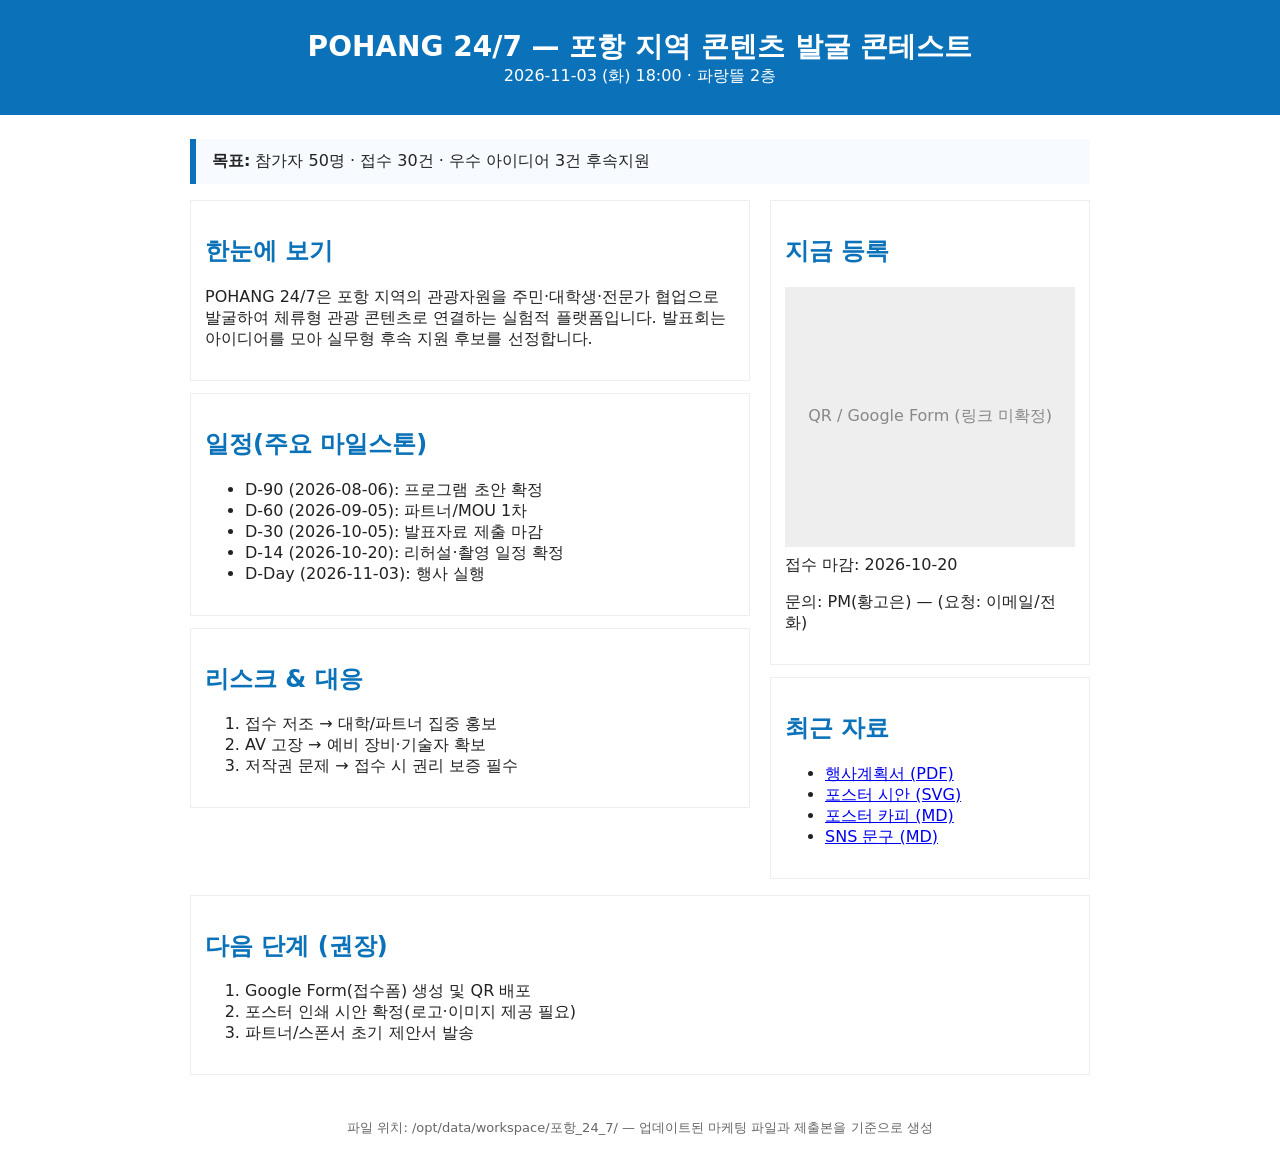
<file: .hermes/workspace/포항_24_7/1page_landing.html>
<!doctype html>
<html lang="ko">
<head>
  <meta charset="utf-8">
  <meta name="viewport" content="width=device-width,initial-scale=1">
  <title>POHANG 24/7 — 포항 MICE Academy</title>
  <style>
    body{font-family: 'Noto Sans', system-ui, -apple-system, 'Segoe UI', Roboto, 'Helvetica Neue', Arial; margin:0; color:#222}
    header{background:#0B72B9;color:#fff;padding:28px 20px;text-align:center}
    header h1{margin:0;font-size:28px}
    .container{max-width:900px;margin:24px auto;padding:0 16px}
    .meta{background:#f7fbff;border-left:6px solid #0B72B9;padding:12px 16px;margin-bottom:16px}
    h2{color:#0B72B9}
    .grid{display:grid;grid-template-columns:1fr 320px;gap:20px}
    .card{background:#fff;border:1px solid #eee;padding:14px}
    footer{font-size:13px;color:#666;padding:20px;text-align:center}
    .qr{width:100%;height:260px;background:#eee;display:flex;align-items:center;justify-content:center;color:#888}
  </style>
</head>
<body>
  <header>
    <h1>POHANG 24/7 — 포항 지역 콘텐츠 발굴 콘테스트</h1>
    <div>2026-11-03 (화) 18:00 · 파랑뜰 2층</div>
  </header>
  <main class="container">
    <section class="meta">
      <strong>목표:</strong> 참가자 50명 · 접수 30건 · 우수 아이디어 3건 후속지원
    </section>

    <div class="grid">
      <div>
        <section class="card">
          <h2>한눈에 보기</h2>
          <p>POHANG 24/7은 포항 지역의 관광자원을 주민·대학생·전문가 협업으로 발굴하여 체류형 관광 콘텐츠로 연결하는 실험적 플랫폼입니다. 발표회는 아이디어를 모아 실무형 후속 지원 후보를 선정합니다.</p>
        </section>

        <section class="card" style="margin-top:12px">
          <h2>일정(주요 마일스톤)</h2>
          <ul>
            <li>D-90 (2026-08-06): 프로그램 초안 확정</li>
            <li>D-60 (2026-09-05): 파트너/MOU 1차</li>
            <li>D-30 (2026-10-05): 발표자료 제출 마감</li>
            <li>D-14 (2026-10-20): 리허설·촬영 일정 확정</li>
            <li>D-Day (2026-11-03): 행사 실행</li>
          </ul>
        </section>

        <section class="card" style="margin-top:12px">
          <h2>리스크 & 대응</h2>
          <ol>
            <li>접수 저조 → 대학/파트너 집중 홍보</li>
            <li>AV 고장 → 예비 장비·기술자 확보</li>
            <li>저작권 문제 → 접수 시 권리 보증 필수</li>
          </ol>
        </section>
      </div>

      <aside>
        <div class="card">
          <h2>지금 등록</h2>
          <div class="qr">QR / Google Form (링크 미확정)</div>
          <p style="margin-top:8px">접수 마감: 2026-10-20</p>
          <p>문의: PM(황고은) — (요청: 이메일/전화)</p>
        </div>

        <div class="card" style="margin-top:12px">
          <h2>최근 자료</h2>
          <ul>
            <li><a href="/opt/data/workspace/포항_24_7/inputs/2026_포항MICE_행사계획서_몽쉘야호_제출본.pdf">행사계획서 (PDF)</a></li>
            <li><a href="/opt/data/workspace/포항_24_7/marketing/poster_A3_generated.svg">포스터 시안 (SVG)</a></li>
            <li><a href="/opt/data/workspace/포항_24_7/marketing/poster_copy.md">포스터 카피 (MD)</a></li>
            <li><a href="/opt/data/workspace/포항_24_7/marketing/sns_posts.md">SNS 문구 (MD)</a></li>
          </ul>
        </div>
      </aside>
    </div>

    <section class="card" style="margin-top:16px">
      <h2>다음 단계 (권장)</h2>
      <ol>
        <li>Google Form(접수폼) 생성 및 QR 배포</li>
        <li>포스터 인쇄 시안 확정(로고·이미지 제공 필요)</li>
        <li>파트너/스폰서 초기 제안서 발송</li>
      </ol>
    </section>
  </main>
  <footer>
    파일 위치: /opt/data/workspace/포항_24_7/ — 업데이트된 마케팅 파일과 제출본을 기준으로 생성
  </footer>
</body>
</html>
</file>
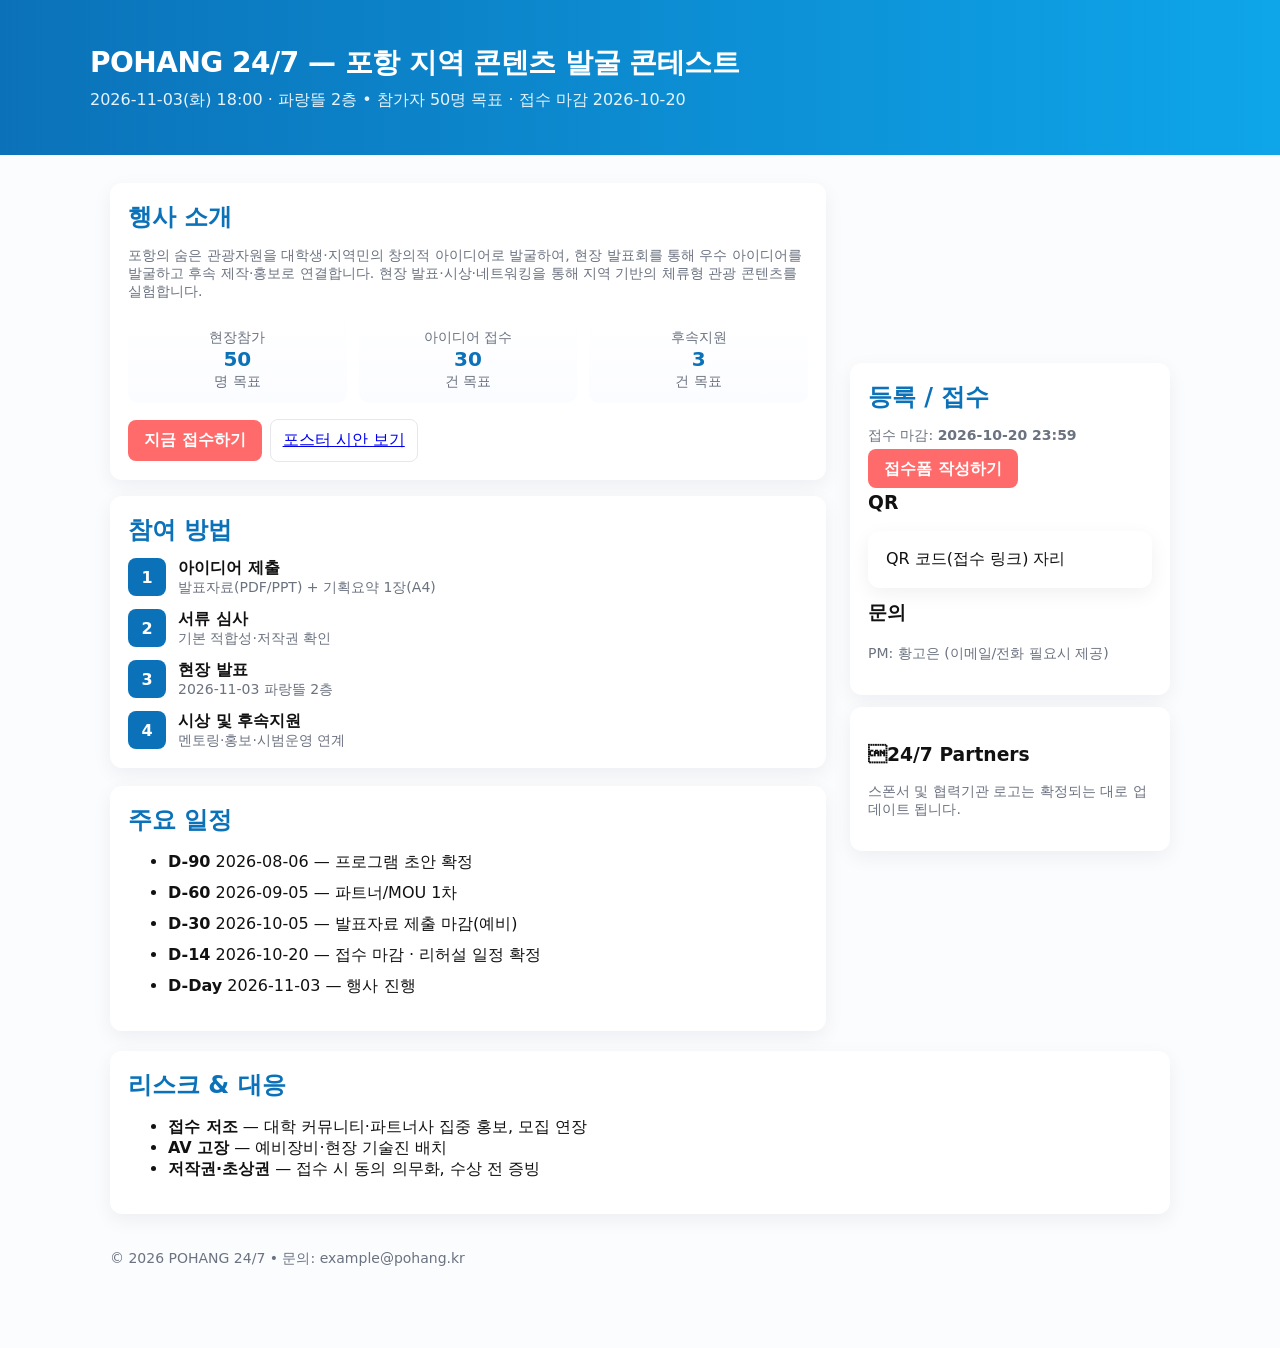
<file: .hermes/workspace/포항_24_7/landing_prompt_style.html>
<!doctype html>
<html lang="ko">
<head>
  <meta charset="utf-8">
  <meta name="viewport" content="width=device-width,initial-scale=1">
  <title>POHANG 24/7 — 지역 콘텐츠 발굴 콘테스트</title>
  <meta name="description" content="포항의 숨은 관광자원을 발굴하는 지역 콘텐츠 공모전 — 발표회 2026-11-03 18:00, 파랑뜰 2층. 참가 신청(10/20 마감) 및 자세한 행사 정보 확인." />
  <style>
    :root{--brand:#0B72B9;--accent:#FF6B6B;--muted:#6b7280;--bg:#fbfcfe}
    *{box-sizing:border-box}
    body{font-family: 'Noto Sans KR', system-ui, -apple-system, 'Segoe UI', Roboto, Arial; margin:0;background:var(--bg);color:#111}
    header{background:linear-gradient(90deg,var(--brand),#0EA5E9);color:#fff;padding:44px 20px;text-align:left}
    header .wrap{max-width:1100px;margin:0 auto}
    header h1{margin:0;font-size:28px;letter-spacing:-0.5px}
    header p{margin:8px 0 0;color:rgba(255,255,255,0.9)}

    main{max-width:1100px;margin:28px auto;padding:0 20px}
    .hero{display:flex;gap:24px;align-items:center}
    .hero .left{flex:1}
    .hero .right{width:320px}
    .card{background:#fff;border-radius:12px;padding:18px;box-shadow:0 6px 20px rgba(12,17,26,0.06);}

    h2{color:var(--brand);margin:0 0 12px}
    .muted{color:var(--muted);font-size:14px}

    .kpis{display:flex;gap:12px;margin-top:12px}
    .kpi{flex:1;background:linear-gradient(180deg,#fff,#fbfcff);border-radius:10px;padding:12px;text-align:center}
    .kpi strong{display:block;font-size:20px;color:var(--brand)}

    .grid{display:grid;grid-template-columns:1fr 360px;gap:20px;margin-top:20px}
    .steps{display:grid;gap:12px}
    .step{display:flex;gap:12px}
    .step .num{width:38px;height:38px;border-radius:8px;background:var(--brand);color:#fff;display:flex;align-items:center;justify-content:center;font-weight:700}

    .timeline{margin-top:18px}
    .timeline li{margin-bottom:10px}

    .cta{display:flex;gap:12px;align-items:center}
    .btn{background:var(--accent);color:white;padding:10px 16px;border-radius:8px;text-decoration:none;font-weight:700}
    .outline{border:1px solid #e5e7eb;padding:10px 12px;border-radius:8px;background:#fff}

    footer{max-width:1100px;margin:36px auto 80px;padding:0 20px;color:var(--muted);font-size:14px}

    /* responsive */
    @media (max-width:880px){.grid{grid-template-columns:1fr}.hero{flex-direction:column}.hero .right{width:100%}}
  </style>
</head>
<body>
  <header>
    <div class="wrap">
      <h1>POHANG 24/7 — 포항 지역 콘텐츠 발굴 콘테스트</h1>
      <p>2026-11-03(화) 18:00 · 파랑뜰 2층 • 참가자 50명 목표 · 접수 마감 2026-10-20</p>
    </div>
  </header>

  <main>
    <section class="hero">
      <div class="left">
        <div class="card">
          <h2>행사 소개</h2>
          <p class="muted">포항의 숨은 관광자원을 대학생·지역민의 창의적 아이디어로 발굴하여, 현장 발표회를 통해 우수 아이디어를 발굴하고 후속 제작·홍보로 연결합니다. 현장 발표·시상·네트워킹을 통해 지역 기반의 체류형 관광 콘텐츠를 실험합니다.</p>

          <div class="kpis">
            <div class="kpi"><span class="muted">현장참가</span><strong>50</strong><span class="muted">명 목표</span></div>
            <div class="kpi"><span class="muted">아이디어 접수</span><strong>30</strong><span class="muted">건 목표</span></div>
            <div class="kpi"><span class="muted">후속지원</span><strong>3</strong><span class="muted">건 목표</span></div>
          </div>

          <div style="margin-top:16px;display:flex;gap:8px;flex-wrap:wrap;align-items:center">
            <a class="btn" href="#register">지금 접수하기</a>
            <a class="outline" href="/opt/data/workspace/포항_24_7/marketing/poster_A3_generated.svg" target="_blank">포스터 시안 보기</a>
          </div>
        </div>

        <div class="card" style="margin-top:16px">
          <h2>참여 방법</h2>
          <div class="steps">
            <div class="step"><div class="num">1</div><div><strong>아이디어 제출</strong><div class="muted">발표자료(PDF/PPT) + 기획요약 1장(A4)</div></div></div>
            <div class="step"><div class="num">2</div><div><strong>서류 심사</strong><div class="muted">기본 적합성·저작권 확인</div></div></div>
            <div class="step"><div class="num">3</div><div><strong>현장 발표</strong><div class="muted">2026-11-03 파랑뜰 2층</div></div></div>
            <div class="step"><div class="num">4</div><div><strong>시상 및 후속지원</strong><div class="muted">멘토링·홍보·시범운영 연계</div></div></div>
          </div>
        </div>

        <div class="card timeline">
          <h2>주요 일정</h2>
          <ul>
            <li><strong>D-90</strong> 2026-08-06 — 프로그램 초안 확정</li>
            <li><strong>D-60</strong> 2026-09-05 — 파트너/MOU 1차</li>
            <li><strong>D-30</strong> 2026-10-05 — 발표자료 제출 마감(예비)</li>
            <li><strong>D-14</strong> 2026-10-20 — 접수 마감 · 리허설 일정 확정</li>
            <li><strong>D-Day</strong> 2026-11-03 — 행사 진행</li>
          </ul>
        </div>

      </div>

      <div class="right">
        <div class="card">
          <h2 id="register">등록 / 접수</h2>
          <p class="muted">접수 마감: <strong>2026-10-20 23:59</strong></p>
          <div style="margin:12px 0"><a class="btn" href="#form-placeholder">접수폼 작성하기</a></div>

          <h3 style="margin-top:12px">QR</h3>
          <div class="qr card">
            QR 코드(접수 링크) 자리
          </div>

          <h3 style="margin-top:12px">문의</h3>
          <p class="muted">PM: 황고은 (이메일/전화 필요시 제공)</p>
        </div>

        <div class="card" style="margin-top:12px">
          <h3>24/7 Partners</h3>
          <p class="muted">스폰서 및 협력기관 로고는 확정되는 대로 업데이트 됩니다.</p>
        </div>
      </div>
    </section>

    <section style="margin-top:20px">
      <div class="card">
        <h2>리스크 &amp; 대응</h2>
        <ul>
          <li><strong>접수 저조</strong> — 대학 커뮤니티·파트너사 집중 홍보, 모집 연장</li>
          <li><strong>AV 고장</strong> — 예비장비·현장 기술진 배치</li>
          <li><strong>저작권·초상권</strong> — 접수 시 동의 의무화, 수상 전 증빙</li>
        </ul>
      </div>
    </section>

  </main>

  <footer>
    © 2026 POHANG 24/7 • 문의: example@pohang.kr
  </footer>
</body>
</html>
</file>
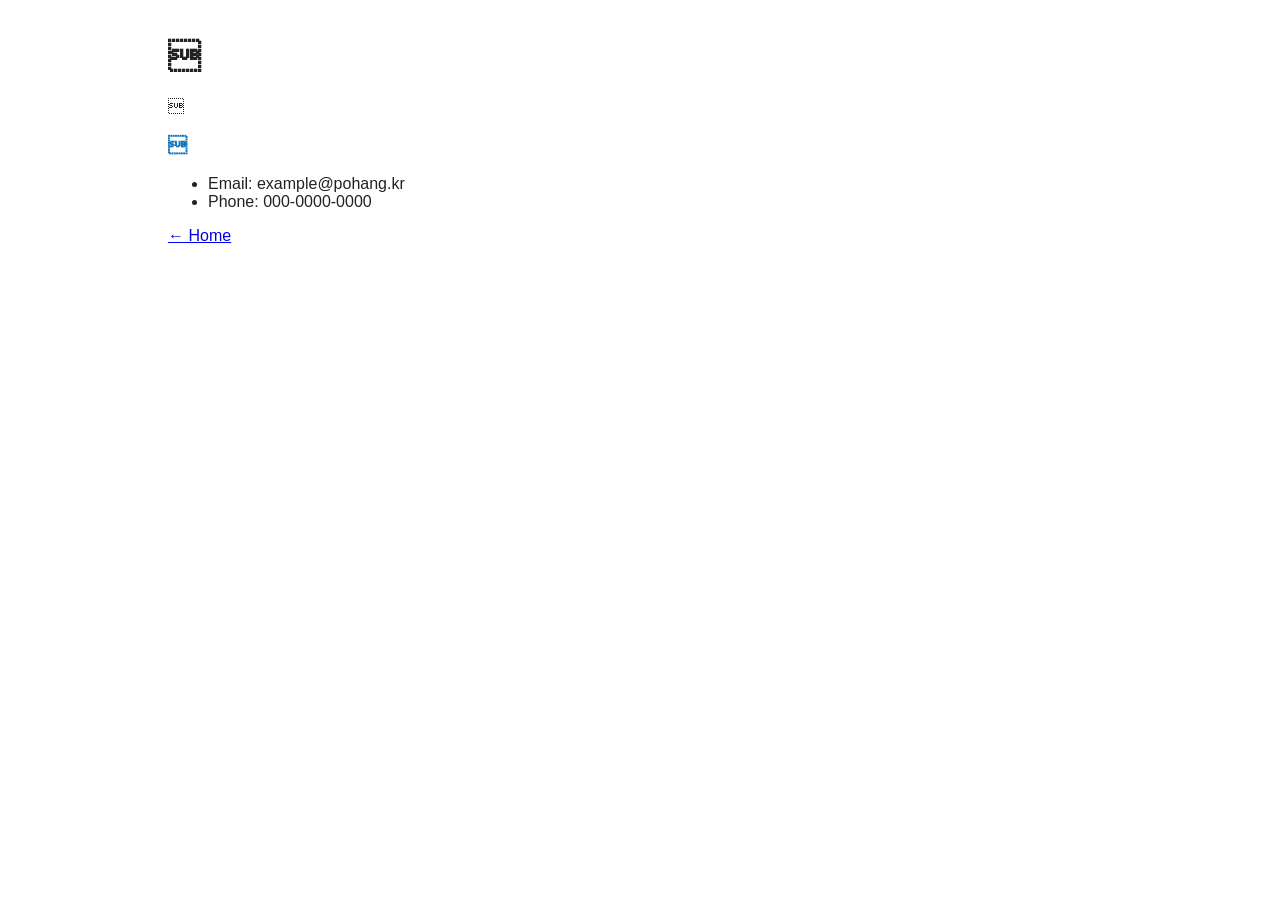
<file: .hermes/workspace/pohang-mice-academy-2026/web/contact.html>
<!doctype html>
<html lang="ko">
<head>
  <meta charset="utf-8">
  <meta name="viewport" content="width=device-width,initial-scale=1">
  <title>Contact - Pohang MICE Academy 2026</title>
  <link rel="stylesheet" href="styles.css">
</head>
<body>
  <div class="wrap">
    <h1></h1>
    <p>
      
    </p>

    <h3></h3>
    <ul>
      <li>Email: example@pohang.kr</li>
      <li>Phone: 000-0000-0000</li>
    </ul>

    <p><a href="index.html">&larr; Home</a></p>
  </div>
</body>
</html>
</file>
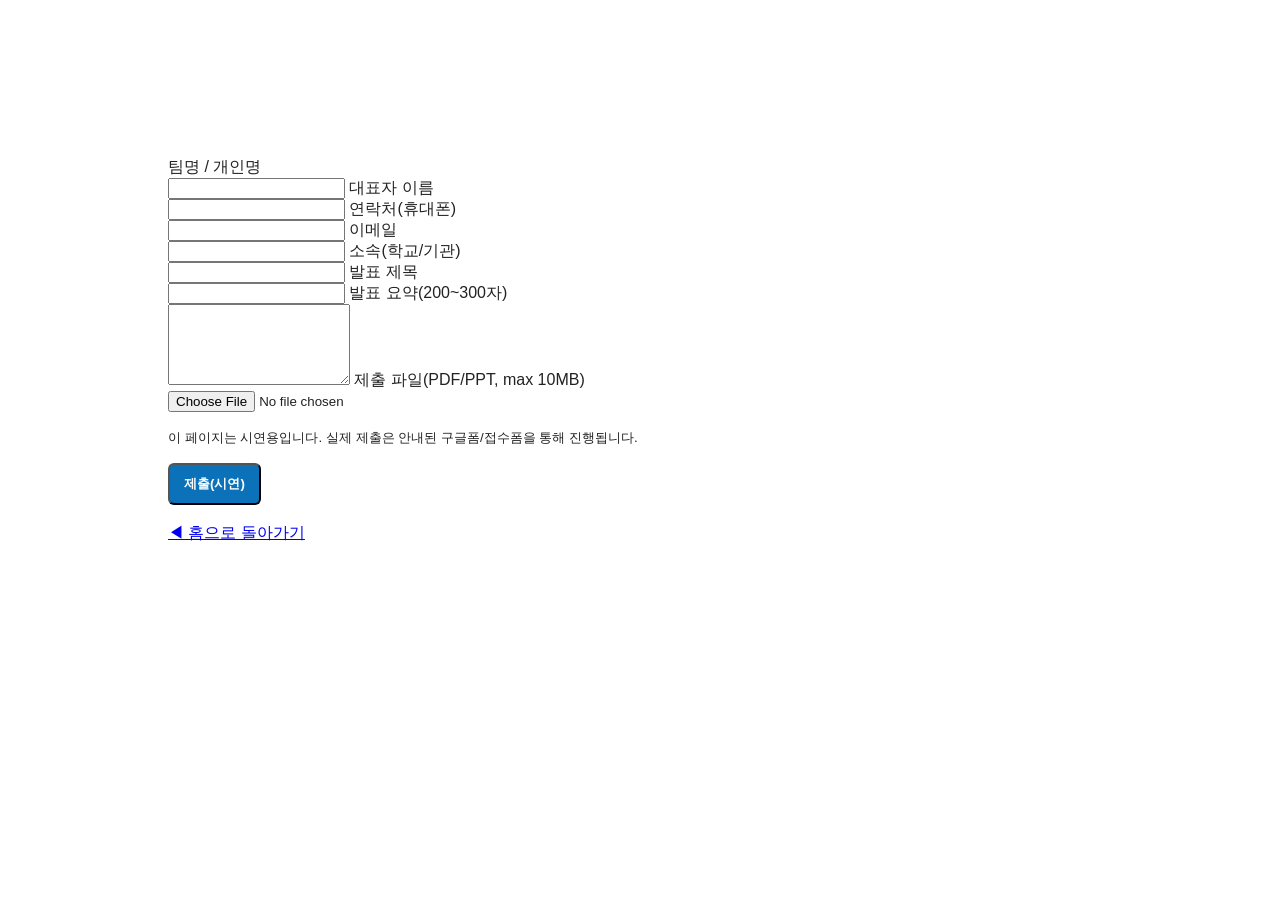
<file: .hermes/workspace/pohang-mice-academy-2026/web/register.html>
<!doctype html>
<html lang="ko">
<head>
  <meta charset="utf-8">
  <meta name="viewport" content="width=device-width,initial-scale=1">
  <title>Register - Pohang MICE Academy 2026</title>
  <link rel="stylesheet" href="styles.css">
</head>
<body>
  <div class="wrap">
    <h1>   </h1>
    <h2> </h2>

    <form id="register" action="#" method="post" enctype="multipart/form-data">
      <label>팀명 / 개인명<br><input type="text" name="team" required></label>
      <label>대표자 이름<br><input type="text" name="lead" required></label>
      <label>연락처(휴대폰)<br><input type="tel" name="phone" required></label>
      <label>이메일<br><input type="email" name="email" required></label>
      <label>소속(학교/기관)<br><input type="text" name="affiliation"></label>
      <label>발표 제목<br><input type="text" name="title" required></label>
      <label>발표 요약(200~300자)<br><textarea name="summary" rows="5" required></textarea></label>
      <label>제출 파일(PDF/PPT, max 10MB)<br><input type="file" name="file" accept=".pdf,.ppt,.pptx"></label>

      <p><small>이 페이지는 시연용입니다. 실제 제출은 안내된 구글폼/접수폼을 통해 진행됩니다.</small></p>
      <button class="btn" type="submit">제출(시연)</button>
    </form>

    <p style="margin-top:18px"><a href="index.html">◀ 홈으로 돌아가기</a></p>
  </div>
</body>
</html>
</file>
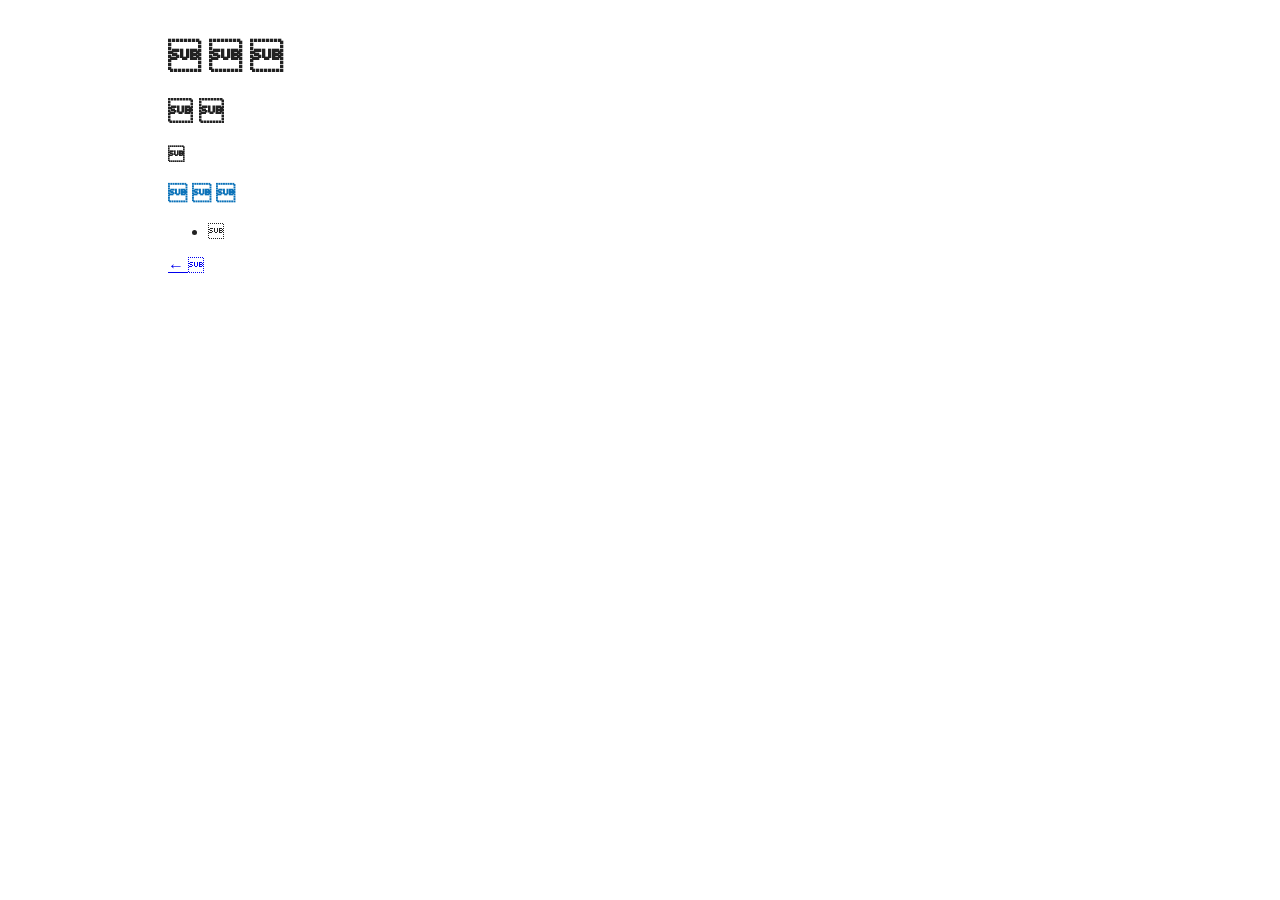
<file: .hermes/workspace/pohang-mice-academy-2026/web/submission_guide.html>
<!doctype html>
<html lang="ko">
<head>
  <meta charset="utf-8">
  <meta name="viewport" content="width=device-width,initial-scale=1">
  <title>Submission Guide - Pohang MICE Academy 2026</title>
  <link rel="stylesheet" href="styles.css">
</head>
<body>
  <div class="wrap">
    <h1>  </h1>

    <h2> </h2>
    <p>
      <strong></strong>
    </p>

    <h3>  </h3>
    <ul>
      <li></li>
    </ul>

    <p><a href="index.html">&larr; </a></p>
  </div>
</body>
</html>
</file>
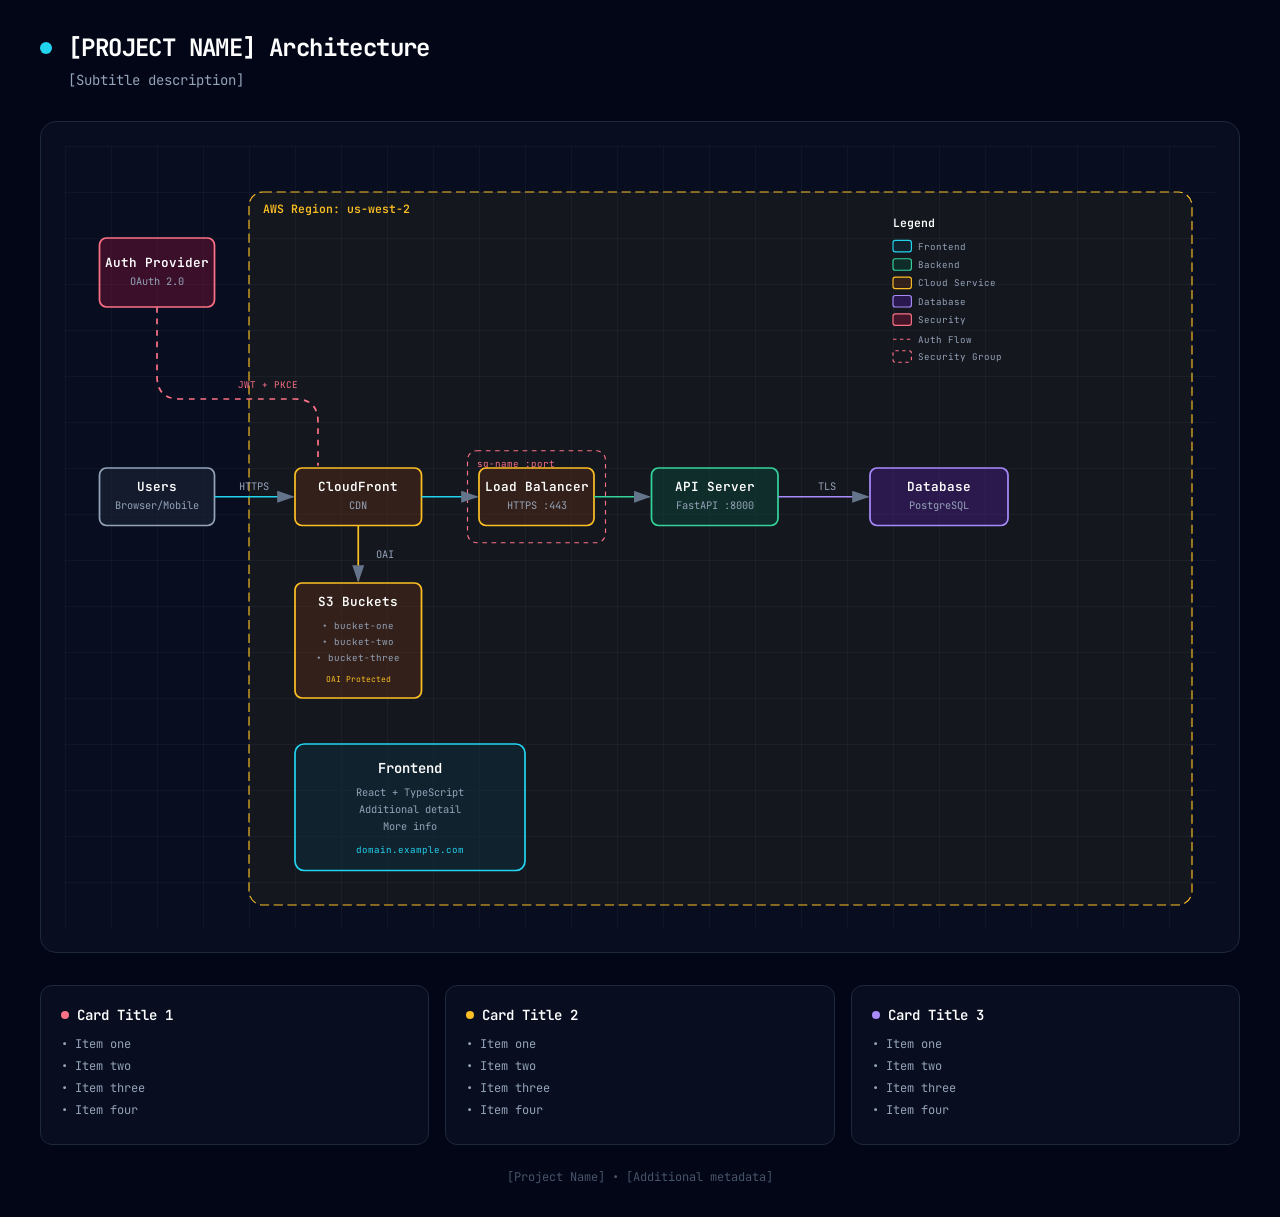
<file: .hermes/skills/creative/architecture-diagram/templates/template.html>
<!DOCTYPE html>
<html lang="en">
<head>
  <meta charset="UTF-8">
  <meta name="viewport" content="width=device-width, initial-scale=1.0">
  <title>[PROJECT NAME] Architecture Diagram</title>
  <link href="https://fonts.googleapis.com/css2?family=JetBrains+Mono:wght@400;500;600;700&display=swap" rel="stylesheet">
  <style>
    * {
      margin: 0;
      padding: 0;
      box-sizing: border-box;
    }
    
    body {
      font-family: 'JetBrains Mono', monospace;
      background: #020617;
      min-height: 100vh;
      padding: 2rem;
      color: white;
    }
    
    .container {
      max-width: 1200px;
      margin: 0 auto;
    }
    
    .header {
      margin-bottom: 2rem;
    }
    
    .header-row {
      display: flex;
      align-items: center;
      gap: 1rem;
      margin-bottom: 0.5rem;
    }
    
    .pulse-dot {
      width: 12px;
      height: 12px;
      background: #22d3ee;
      border-radius: 50%;
      animation: pulse 2s infinite;
    }
    
    @keyframes pulse {
      0%, 100% { opacity: 1; }
      50% { opacity: 0.5; }
    }
    
    h1 {
      font-size: 1.5rem;
      font-weight: 700;
      letter-spacing: -0.025em;
    }
    
    .subtitle {
      color: #94a3b8;
      font-size: 0.875rem;
      margin-left: 1.75rem;
    }
    
    .diagram-container {
      background: rgba(15, 23, 42, 0.5);
      border-radius: 1rem;
      border: 1px solid #1e293b;
      padding: 1.5rem;
      overflow-x: auto;
    }
    
    svg {
      width: 100%;
      min-width: 900px;
      display: block;
    }
    
    .cards {
      display: grid;
      grid-template-columns: repeat(auto-fit, minmax(280px, 1fr));
      gap: 1rem;
      margin-top: 2rem;
    }
    
    .card {
      background: rgba(15, 23, 42, 0.5);
      border-radius: 0.75rem;
      border: 1px solid #1e293b;
      padding: 1.25rem;
    }
    
    .card-header {
      display: flex;
      align-items: center;
      gap: 0.5rem;
      margin-bottom: 0.75rem;
    }
    
    .card-dot {
      width: 8px;
      height: 8px;
      border-radius: 50%;
    }
    
    .card-dot.cyan { background: #22d3ee; }
    .card-dot.emerald { background: #34d399; }
    .card-dot.violet { background: #a78bfa; }
    .card-dot.amber { background: #fbbf24; }
    .card-dot.rose { background: #fb7185; }
    
    .card h3 {
      font-size: 0.875rem;
      font-weight: 600;
    }
    
    .card ul {
      list-style: none;
      color: #94a3b8;
      font-size: 0.75rem;
    }
    
    .card li {
      margin-bottom: 0.375rem;
    }
    
    .footer {
      text-align: center;
      margin-top: 1.5rem;
      color: #475569;
      font-size: 0.75rem;
    }
  </style>
</head>
<body>
  <div class="container">
    <!-- Header -->
    <div class="header">
      <div class="header-row">
        <div class="pulse-dot"></div>
        <h1>[PROJECT NAME] Architecture</h1>
      </div>
      <p class="subtitle">[Subtitle description]</p>
    </div>

    <!-- Main Diagram -->
    <div class="diagram-container">
      <svg viewBox="0 0 1000 680">
        <!-- Definitions -->
        <defs>
          <marker id="arrowhead" markerWidth="10" markerHeight="7" refX="9" refY="3.5" orient="auto">
            <polygon points="0 0, 10 3.5, 0 7" fill="#64748b" />
          </marker>
          <pattern id="grid" width="40" height="40" patternUnits="userSpaceOnUse">
            <path d="M 40 0 L 0 0 0 40" fill="none" stroke="#1e293b" stroke-width="0.5"/>
          </pattern>
        </defs>

        <!-- Background Grid -->
        <rect width="100%" height="100%" fill="url(#grid)" />

        <!-- =================================================================
             COMPONENT EXAMPLES - Copy and customize these patterns
             ================================================================= -->

        <!-- External/Generic Component -->
        <rect x="30" y="280" width="100" height="50" rx="6" fill="rgba(30, 41, 59, 0.5)" stroke="#94a3b8" stroke-width="1.5"/>
        <text x="80" y="300" fill="white" font-size="11" font-weight="600" text-anchor="middle">Users</text>
        <text x="80" y="316" fill="#94a3b8" font-size="9" text-anchor="middle">Browser/Mobile</text>

        <!-- Security Component -->
        <rect x="30" y="80" width="100" height="60" rx="6" fill="rgba(136, 19, 55, 0.4)" stroke="#fb7185" stroke-width="1.5"/>
        <text x="80" y="105" fill="white" font-size="11" font-weight="600" text-anchor="middle">Auth Provider</text>
        <text x="80" y="121" fill="#94a3b8" font-size="9" text-anchor="middle">OAuth 2.0</text>

        <!-- Region/Cloud Boundary -->
        <rect x="160" y="40" width="820" height="620" rx="12" fill="rgba(251, 191, 36, 0.05)" stroke="#fbbf24" stroke-width="1" stroke-dasharray="8,4"/>
        <text x="172" y="58" fill="#fbbf24" font-size="10" font-weight="600">AWS Region: us-west-2</text>

        <!-- AWS/Cloud Service -->
        <rect x="200" y="280" width="110" height="50" rx="6" fill="rgba(120, 53, 15, 0.3)" stroke="#fbbf24" stroke-width="1.5"/>
        <text x="255" y="300" fill="white" font-size="11" font-weight="600" text-anchor="middle">CloudFront</text>
        <text x="255" y="316" fill="#94a3b8" font-size="9" text-anchor="middle">CDN</text>

        <!-- Multi-line AWS Component (S3 Buckets example) -->
        <rect x="200" y="380" width="110" height="100" rx="6" fill="rgba(120, 53, 15, 0.3)" stroke="#fbbf24" stroke-width="1.5"/>
        <text x="255" y="400" fill="white" font-size="11" font-weight="600" text-anchor="middle">S3 Buckets</text>
        <text x="255" y="420" fill="#94a3b8" font-size="8" text-anchor="middle">• bucket-one</text>
        <text x="255" y="434" fill="#94a3b8" font-size="8" text-anchor="middle">• bucket-two</text>
        <text x="255" y="448" fill="#94a3b8" font-size="8" text-anchor="middle">• bucket-three</text>
        <text x="255" y="466" fill="#fbbf24" font-size="7" text-anchor="middle">OAI Protected</text>

        <!-- Security Group (dashed boundary) -->
        <rect x="350" y="265" width="120" height="80" rx="8" fill="transparent" stroke="#fb7185" stroke-width="1" stroke-dasharray="4,4"/>
        <text x="358" y="279" fill="#fb7185" font-size="8">sg-name :port</text>
        
        <!-- Component inside security group -->
        <rect x="360" y="280" width="100" height="50" rx="6" fill="rgba(120, 53, 15, 0.3)" stroke="#fbbf24" stroke-width="1.5"/>
        <text x="410" y="300" fill="white" font-size="11" font-weight="600" text-anchor="middle">Load Balancer</text>
        <text x="410" y="316" fill="#94a3b8" font-size="9" text-anchor="middle">HTTPS :443</text>

        <!-- Backend Component -->
        <rect x="510" y="280" width="110" height="50" rx="6" fill="rgba(6, 78, 59, 0.4)" stroke="#34d399" stroke-width="1.5"/>
        <text x="565" y="300" fill="white" font-size="11" font-weight="600" text-anchor="middle">API Server</text>
        <text x="565" y="316" fill="#94a3b8" font-size="9" text-anchor="middle">FastAPI :8000</text>

        <!-- Database Component -->
        <rect x="700" y="280" width="120" height="50" rx="6" fill="rgba(76, 29, 149, 0.4)" stroke="#a78bfa" stroke-width="1.5"/>
        <text x="760" y="300" fill="white" font-size="11" font-weight="600" text-anchor="middle">Database</text>
        <text x="760" y="316" fill="#94a3b8" font-size="9" text-anchor="middle">PostgreSQL</text>

        <!-- Frontend Component -->
        <rect x="200" y="520" width="200" height="110" rx="8" fill="rgba(8, 51, 68, 0.4)" stroke="#22d3ee" stroke-width="1.5"/>
        <text x="300" y="545" fill="white" font-size="12" font-weight="600" text-anchor="middle">Frontend</text>
        <text x="300" y="565" fill="#94a3b8" font-size="9" text-anchor="middle">React + TypeScript</text>
        <text x="300" y="580" fill="#94a3b8" font-size="9" text-anchor="middle">Additional detail</text>
        <text x="300" y="595" fill="#94a3b8" font-size="9" text-anchor="middle">More info</text>
        <text x="300" y="615" fill="#22d3ee" font-size="8" text-anchor="middle">domain.example.com</text>

        <!-- =================================================================
             ARROW EXAMPLES
             ================================================================= -->

        <!-- Standard arrow with label -->
        <line x1="130" y1="305" x2="198" y2="305" stroke="#22d3ee" stroke-width="1.5" marker-end="url(#arrowhead)"/>
        <text x="164" y="299" fill="#94a3b8" font-size="9" text-anchor="middle">HTTPS</text>
        
        <!-- Simple arrow (no label) -->
        <line x1="310" y1="305" x2="358" y2="305" stroke="#22d3ee" stroke-width="1.5" marker-end="url(#arrowhead)"/>
        
        <!-- Vertical arrow -->
        <line x1="255" y1="330" x2="255" y2="378" stroke="#fbbf24" stroke-width="1.5" marker-end="url(#arrowhead)"/>
        <text x="270" y="358" fill="#94a3b8" font-size="9">OAI</text>
        
        <!-- Dashed arrow (for auth/security flows) -->
        <line x1="460" y1="305" x2="508" y2="305" stroke="#34d399" stroke-width="1.5" marker-end="url(#arrowhead)"/>
        <line x1="620" y1="305" x2="698" y2="305" stroke="#a78bfa" stroke-width="1.5" marker-end="url(#arrowhead)"/>
        <text x="655" y="299" fill="#94a3b8" font-size="9">TLS</text>

        <!-- Curved path for auth flow -->
        <path d="M 80 140 L 80 200 Q 80 220 100 220 L 200 220 Q 220 220 220 240 L 220 278" fill="none" stroke="#fb7185" stroke-width="1.5" stroke-dasharray="5,5"/>
        <text x="150" y="210" fill="#fb7185" font-size="8">JWT + PKCE</text>

        <!-- =================================================================
             LEGEND
             ================================================================= -->
        <text x="720" y="70" fill="white" font-size="10" font-weight="600">Legend</text>
        
        <rect x="720" y="82" width="16" height="10" rx="2" fill="rgba(8, 51, 68, 0.4)" stroke="#22d3ee" stroke-width="1"/>
        <text x="742" y="90" fill="#94a3b8" font-size="8">Frontend</text>
        
        <rect x="720" y="98" width="16" height="10" rx="2" fill="rgba(6, 78, 59, 0.4)" stroke="#34d399" stroke-width="1"/>
        <text x="742" y="106" fill="#94a3b8" font-size="8">Backend</text>
        
        <rect x="720" y="114" width="16" height="10" rx="2" fill="rgba(120, 53, 15, 0.3)" stroke="#fbbf24" stroke-width="1"/>
        <text x="742" y="122" fill="#94a3b8" font-size="8">Cloud Service</text>
        
        <rect x="720" y="130" width="16" height="10" rx="2" fill="rgba(76, 29, 149, 0.4)" stroke="#a78bfa" stroke-width="1"/>
        <text x="742" y="138" fill="#94a3b8" font-size="8">Database</text>
        
        <rect x="720" y="146" width="16" height="10" rx="2" fill="rgba(136, 19, 55, 0.4)" stroke="#fb7185" stroke-width="1"/>
        <text x="742" y="154" fill="#94a3b8" font-size="8">Security</text>
        
        <line x1="720" y1="168" x2="736" y2="168" stroke="#fb7185" stroke-width="1" stroke-dasharray="3,3"/>
        <text x="742" y="171" fill="#94a3b8" font-size="8">Auth Flow</text>
        
        <rect x="720" y="178" width="16" height="10" rx="2" fill="transparent" stroke="#fb7185" stroke-width="1" stroke-dasharray="3,3"/>
        <text x="742" y="186" fill="#94a3b8" font-size="8">Security Group</text>
      </svg>
    </div>

    <!-- Info Cards -->
    <div class="cards">
      <div class="card">
        <div class="card-header">
          <div class="card-dot rose"></div>
          <h3>Card Title 1</h3>
        </div>
        <ul>
          <li>• Item one</li>
          <li>• Item two</li>
          <li>• Item three</li>
          <li>• Item four</li>
        </ul>
      </div>

      <div class="card">
        <div class="card-header">
          <div class="card-dot amber"></div>
          <h3>Card Title 2</h3>
        </div>
        <ul>
          <li>• Item one</li>
          <li>• Item two</li>
          <li>• Item three</li>
          <li>• Item four</li>
        </ul>
      </div>

      <div class="card">
        <div class="card-header">
          <div class="card-dot violet"></div>
          <h3>Card Title 3</h3>
        </div>
        <ul>
          <li>• Item one</li>
          <li>• Item two</li>
          <li>• Item three</li>
          <li>• Item four</li>
        </ul>
      </div>
    </div>

    <!-- Footer -->
    <p class="footer">
      [Project Name] • [Additional metadata]
    </p>
  </div>
</body>
</html>
</file>
<file: .hermes/workspace/pohang-mice-academy-2026/web/styles.css>
/* Simple responsive styles for prototype */
:root{--blue:#0B72B9;--coral:#FF6B6B;--sand:#F4E7D3;--text:#222}
*{box-sizing:border-box}
body{font-family:"Noto Sans KR","Nanum Gothic",Arial,sans-serif;margin:0;color:var(--text);background:#fff}
.wrap{max-width:980px;margin:0 auto;padding:18px}
.site-header{background:var(--blue);color:#fff;padding:18px 0}
.site-header h1{margin:0;font-size:22px}
.site-header .subtitle{opacity:0.9;margin-top:6px;font-size:13px}
.site-header nav{margin-top:10px}
.site-header nav a{color:#fff;margin-right:12px;text-decoration:none;font-weight:600}
.main{padding:24px 18px}
.hero{background:linear-gradient(180deg,rgba(11,114,185,0.08),transparent);padding:26px;border-radius:6px}
.hero h2{margin-top:0;color:var(--blue)}
.cta-row{margin-top:14px}
.btn{display:inline-block;background:var(--blue);color:#fff;padding:10px 14px;border-radius:6px;text-decoration:none;font-weight:700}
.btn.ghost{background:transparent;border:2px solid var(--blue);color:var(--blue);margin-left:10px}
.info,.how,.news{margin-top:20px}
h3{color:var(--blue)}
.site-footer{border-top:1px solid #eee;padding:12px 0;margin-top:24px}
@media (max-width:640px){.wrap{padding:12px}.site-header h1{font-size:18px}.hero h2{font-size:18px}}
</file>
